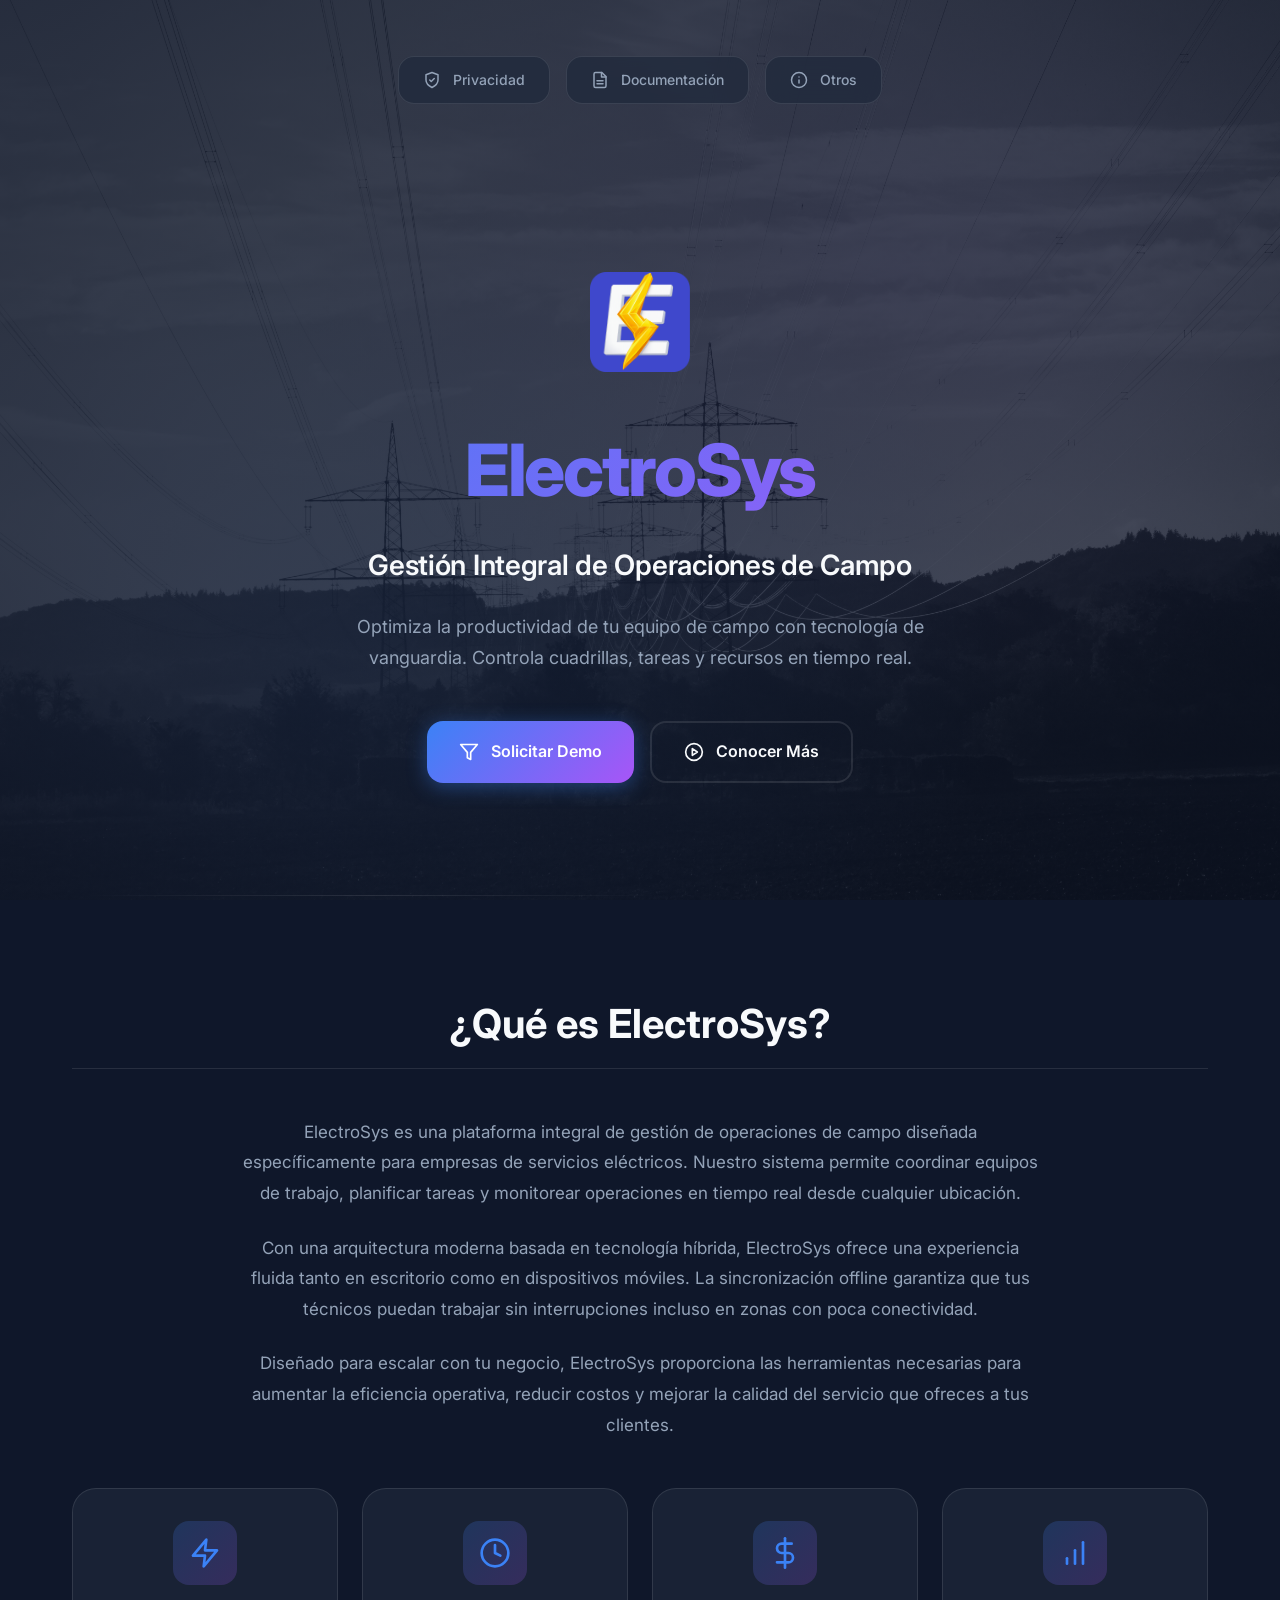
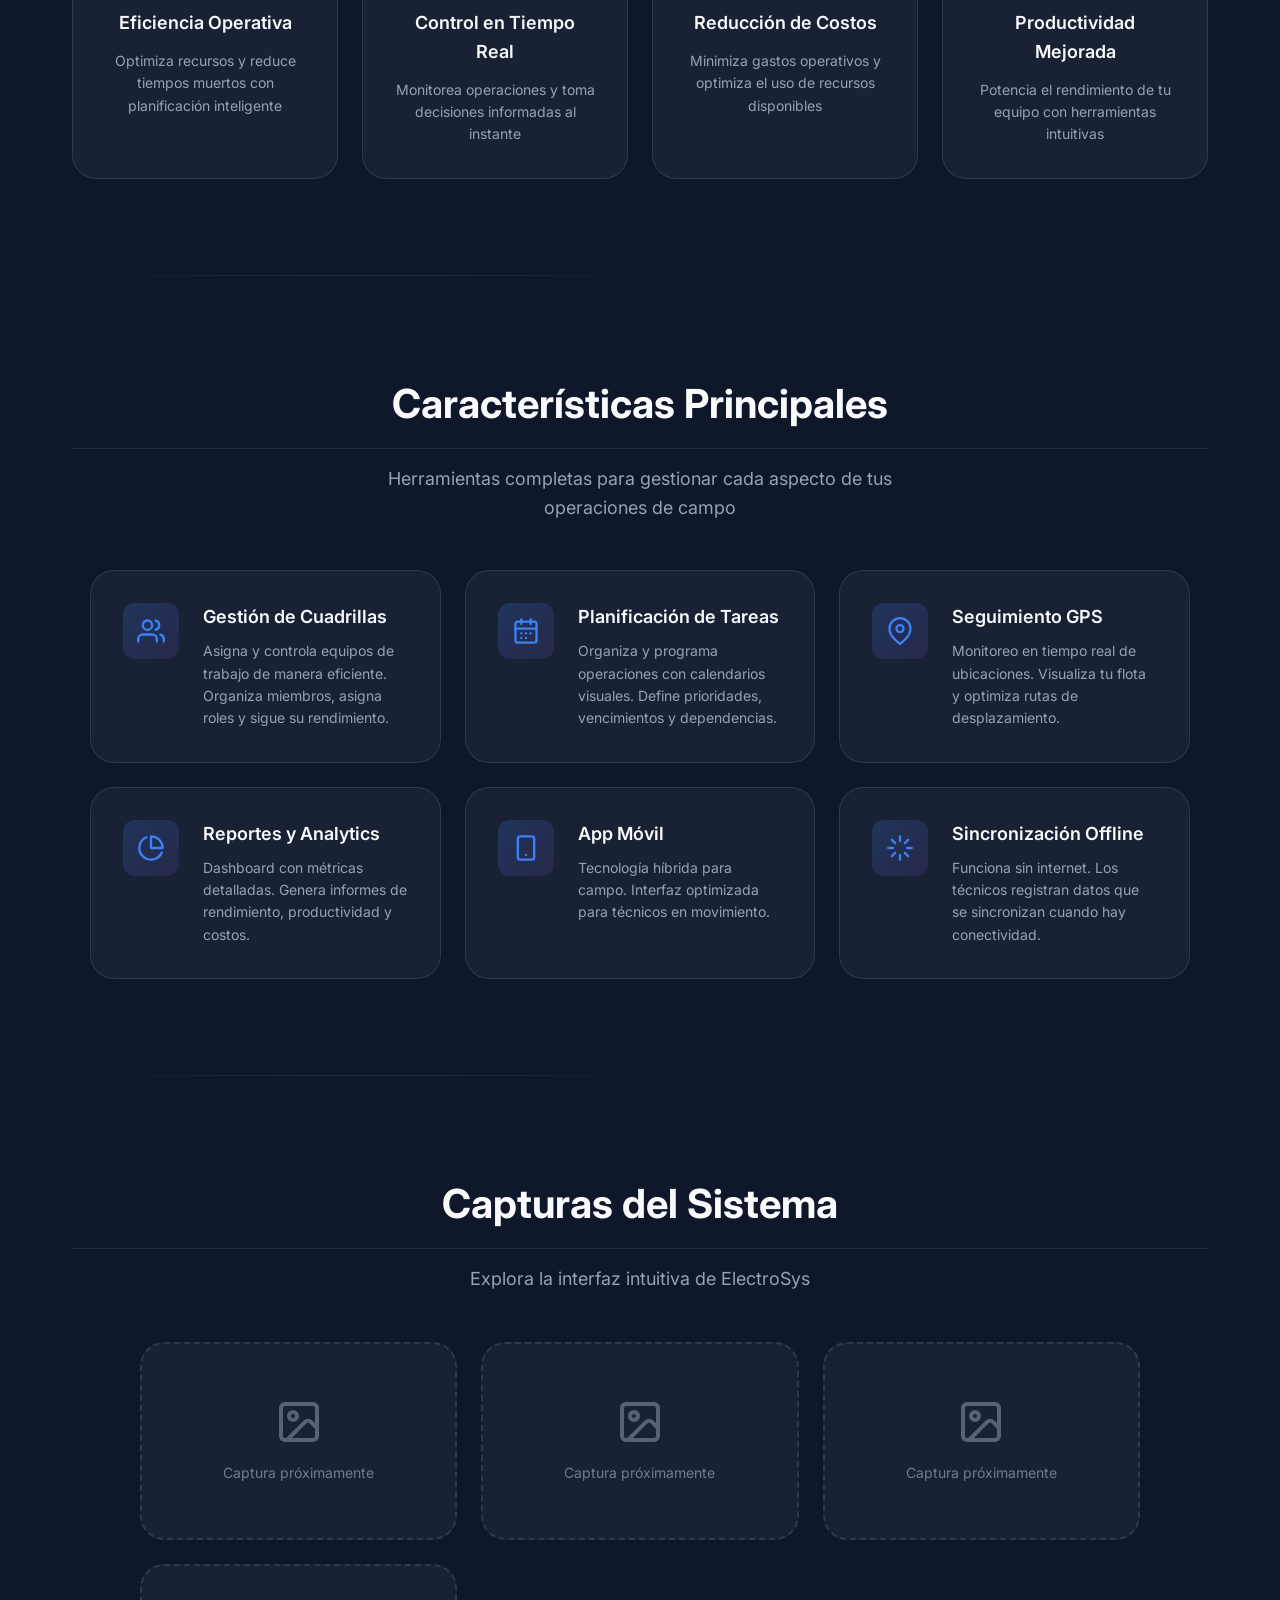
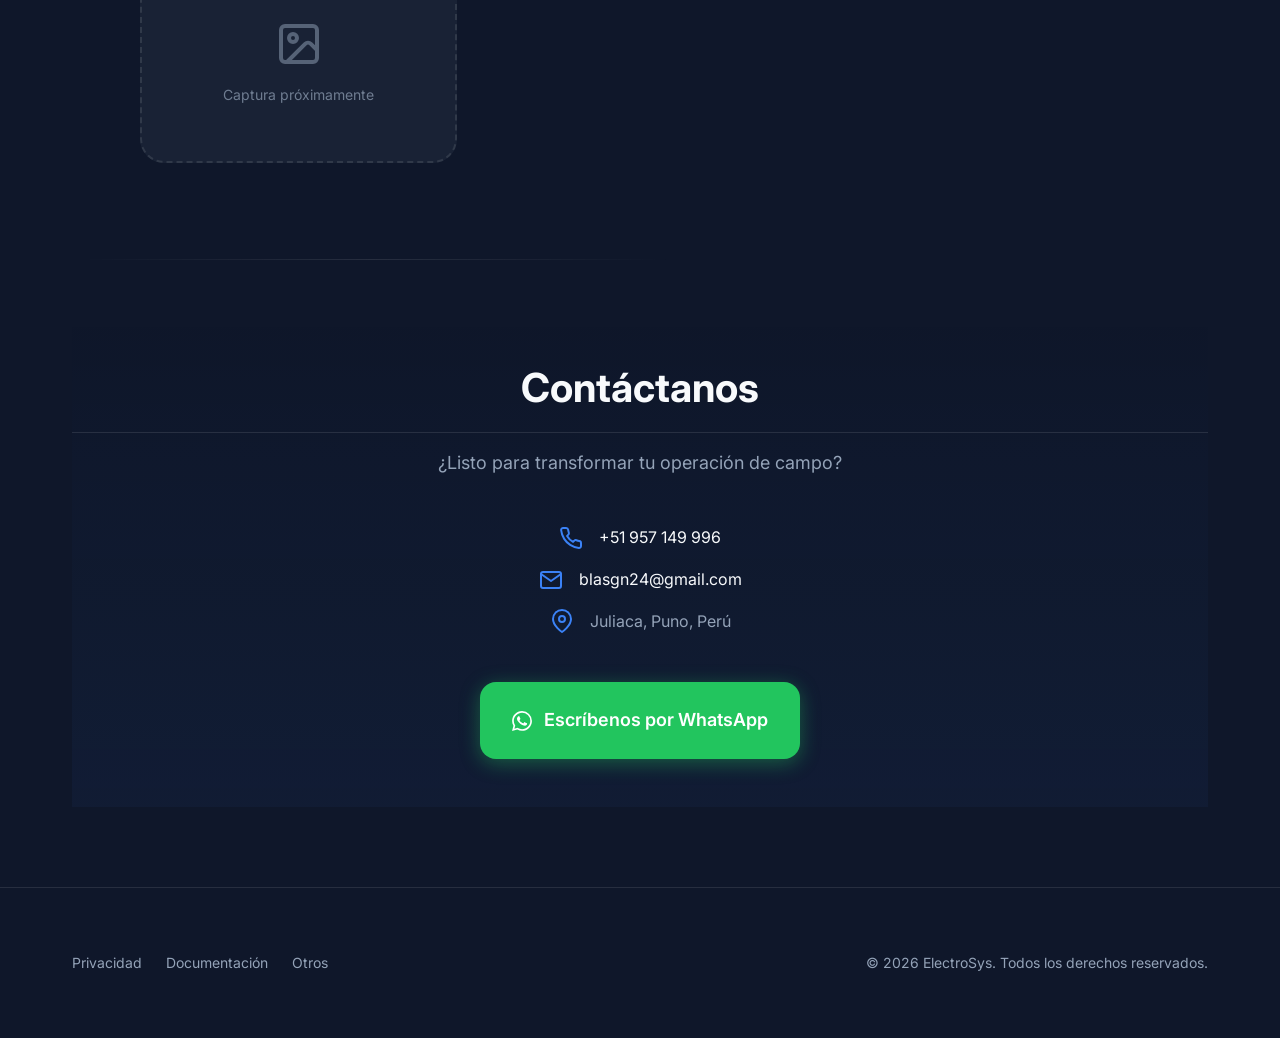
<file: index.html>
<!DOCTYPE html>
<html lang="es">
<head>
    <meta charset="UTF-8">
    <meta name="viewport" content="width=device-width, initial-scale=1.0">
    <meta name="description" content="ElectroSys - Gestión Integral de Operaciones de Campo. Controla cuadrillas, tareas y recursos en tiempo real.">
    <meta name="theme-color" content="#0f172a">
    <meta name="robots" content="index, follow">
    <title>ElectroSys - Gestión Integral de Operaciones de Campo</title>
    <link rel="preconnect" href="https://fonts.googleapis.com">
    <link rel="preconnect" href="https://fonts.gstatic.com" crossorigin>
    <link href="https://fonts.googleapis.com/css2?family=Inter:wght@300;400;500;600;700;800&display=swap" rel="stylesheet">
    <link rel="icon" type="image/png" href="assets/logo.png">
    <link rel="stylesheet" href="css/styles.css">
    <style>
        /* ===================================
           Landing Page Specific Styles
           =================================== */

        /* Background Gradient Effect */
        .landing-bg {
            position: fixed;
            top: 0;
            left: 0;
            width: 100%;
            height: 100%;
            z-index: -1;
            overflow: hidden;
            background-image: url('assets/background.jpg');
            background-size: cover;
            background-position: center;
            background-repeat: no-repeat;
        }

        .landing-bg::before {
            content: '';
            position: absolute;
            top: 0;
            left: 0;
            width: 100%;
            height: 100%;
            background: 
                linear-gradient(135deg, rgba(15, 23, 42, 0.85) 0%, rgba(15, 23, 42, 0.70) 100%),
                radial-gradient(ellipse at 30% 70%, rgba(59, 130, 246, 0.2) 0%, transparent 50%),
                radial-gradient(ellipse at 70% 30%, rgba(168, 85, 247, 0.15) 0%, transparent 50%);
        }

        /* Navigation Cards - Top Bar */
        .nav-cards {
            display: flex;
            justify-content: center;
            gap: var(--space-md);
            padding: var(--space-lg) 0;
            margin-bottom: var(--space-xl);
        }

        .nav-card {
            display: flex;
            align-items: center;
            gap: var(--space-sm);
            padding: var(--space-sm) var(--space-lg);
            background: var(--glass-bg);
            border: 1px solid var(--glass-border);
            border-radius: var(--radius-xl);
            backdrop-filter: blur(12px);
            -webkit-backdrop-filter: blur(12px);
            text-decoration: none;
            color: var(--color-text-secondary);
            font-size: 0.875rem;
            font-weight: 500;
            transition: all var(--transition-base);
        }

        .nav-card:hover {
            transform: translateY(-2px);
            border-color: rgba(255, 255, 255, 0.2);
            color: var(--color-text-primary);
        }

        .nav-card--privacy:hover { border-color: var(--color-privacy); color: var(--color-privacy); }
        .nav-card--docs:hover { border-color: var(--color-docs); color: var(--color-docs); }
        .nav-card--other:hover { border-color: var(--color-other); color: var(--color-other); }

        .nav-card svg {
            width: 18px;
            height: 18px;
        }

        /* Hero Section */
        .hero-landing {
            text-align: center;
            padding: var(--space-2xl) 0 4rem;
        }

        .hero-logo {
            margin-bottom: var(--space-xl);
        }

        .hero-logo img {
            width: 100px;
            height: 100px;
            animation: pulse 3s ease-in-out infinite;
        }

        .hero-title {
            font-size: clamp(2.5rem, 8vw, 4.5rem);
            font-weight: 800;
            background: linear-gradient(135deg, var(--color-secondary) 0%, var(--color-accent) 50%, var(--color-secondary) 100%);
            background-size: 200% auto;
            -webkit-background-clip: text;
            -webkit-text-fill-color: transparent;
            background-clip: text;
            margin-bottom: var(--space-md);
            letter-spacing: -0.03em;
            animation: gradientShift 5s ease infinite;
        }

        @keyframes gradientShift {
            0%, 100% { background-position: 0% center; }
            50% { background-position: 100% center; }
        }

        .hero-subtitle {
            font-size: clamp(1.25rem, 3vw, 1.75rem);
            font-weight: 600;
            color: var(--color-text-primary);
            margin-bottom: var(--space-lg);
            letter-spacing: -0.01em;
        }

        .hero-description {
            font-size: 1.125rem;
            color: var(--color-text-secondary);
            max-width: 650px;
            margin: 0 auto var(--space-2xl);
            line-height: 1.7;
        }

        .hero-buttons {
            display: flex;
            justify-content: center;
            gap: var(--space-md);
            flex-wrap: wrap;
        }

        /* Buttons */
        .btn {
            display: inline-flex;
            align-items: center;
            justify-content: center;
            gap: var(--space-sm);
            padding: var(--space-md) var(--space-xl);
            font-size: 1rem;
            font-weight: 600;
            border-radius: var(--radius-xl);
            text-decoration: none;
            cursor: pointer;
            border: none;
            transition: all var(--transition-base);
            min-width: 180px;
        }

        .btn svg {
            width: 20px;
            height: 20px;
        }

        .btn--primary {
            background: linear-gradient(135deg, var(--color-secondary) 0%, var(--color-accent) 100%);
            color: white;
            box-shadow: 0 4px 20px rgba(59, 130, 246, 0.4);
        }

        .btn--primary:hover {
            transform: translateY(-2px);
            box-shadow: 0 6px 30px rgba(59, 130, 246, 0.5);
        }

        .btn--secondary {
            background: transparent;
            color: var(--color-text-primary);
            border: 2px solid var(--glass-border);
        }

        .btn--secondary:hover {
            border-color: var(--color-secondary);
            background: rgba(59, 130, 246, 0.1);
        }

        .btn--whatsapp {
            background: #22c55e;
            color: white;
            box-shadow: 0 4px 20px rgba(34, 197, 94, 0.4);
            min-width: 280px;
            padding: var(--space-lg) var(--space-xl);
            font-size: 1.125rem;
        }

        .btn--whatsapp:hover {
            transform: translateY(-2px);
            box-shadow: 0 6px 30px rgba(34, 197, 94, 0.5);
            background: #16a34a;
        }

        /* Section Common Styles */
        .section {
            padding: var(--space-2xl) 0;
        }

        .section-header {
            text-align: center;
            margin-bottom: var(--space-2xl);
        }

        .section-title {
            font-size: clamp(1.75rem, 5vw, 2.5rem);
            font-weight: 700;
            color: var(--color-text-primary);
            margin-bottom: var(--space-md);
        }

        .section-subtitle {
            font-size: 1.125rem;
            color: var(--color-text-secondary);
            max-width: 600px;
            margin: 0 auto;
        }

        /* About Section */
        .about-section {
            padding: var(--space-2xl) 0;
        }

        .about-content {
            max-width: 800px;
            margin: 0 auto var(--space-2xl);
            text-align: center;
        }

        .about-content p {
            font-size: 1.0625rem;
            color: var(--color-text-secondary);
            line-height: 1.8;
            margin-bottom: var(--space-lg);
        }

        .about-content p:last-child {
            margin-bottom: 0;
        }

        /* Benefits Grid */
        .benefits-grid {
            display: grid;
            grid-template-columns: repeat(auto-fit, minmax(240px, 1fr));
            gap: var(--space-lg);
        }

        .benefit-card {
            background: var(--glass-bg);
            border: 1px solid var(--glass-border);
            border-radius: var(--radius-2xl);
            padding: var(--space-xl);
            text-align: center;
            backdrop-filter: blur(12px);
            -webkit-backdrop-filter: blur(12px);
            transition: all var(--transition-base);
        }

        .benefit-card:hover {
            transform: translateY(-4px);
            border-color: rgba(255, 255, 255, 0.2);
            box-shadow: var(--shadow-card-hover);
        }

        .benefit-icon {
            width: 64px;
            height: 64px;
            display: flex;
            align-items: center;
            justify-content: center;
            margin: 0 auto var(--space-lg);
            background: linear-gradient(135deg, rgba(59, 130, 246, 0.2) 0%, rgba(168, 85, 247, 0.2) 100%);
            border-radius: var(--radius-xl);
            color: var(--color-secondary);
        }

        .benefit-icon svg {
            width: 32px;
            height: 32px;
        }

        .benefit-title {
            font-size: 1.125rem;
            font-weight: 600;
            color: var(--color-text-primary);
            margin-bottom: var(--space-sm);
        }

        .benefit-description {
            font-size: 0.875rem;
            color: var(--color-text-secondary);
            line-height: 1.6;
        }

        /* Features Grid */
        .features-grid {
            display: grid;
            grid-template-columns: repeat(auto-fit, minmax(320px, 1fr));
            gap: var(--space-lg);
        }

        .feature-card {
            background: var(--glass-bg);
            border: 1px solid var(--glass-border);
            border-radius: var(--radius-2xl);
            padding: var(--space-xl);
            backdrop-filter: blur(12px);
            -webkit-backdrop-filter: blur(12px);
            transition: all var(--transition-base);
            display: flex;
            gap: var(--space-lg);
        }

        .feature-card:hover {
            transform: translateY(-4px);
            border-color: rgba(255, 255, 255, 0.2);
            box-shadow: var(--shadow-card-hover);
        }

        .feature-icon {
            flex-shrink: 0;
            width: 56px;
            height: 56px;
            display: flex;
            align-items: center;
            justify-content: center;
            background: linear-gradient(135deg, rgba(59, 130, 246, 0.2) 0%, rgba(168, 85, 247, 0.1) 100%);
            border-radius: var(--radius-lg);
            color: var(--color-secondary);
        }

        .feature-icon svg {
            width: 28px;
            height: 28px;
        }

        .feature-content {
            flex: 1;
        }

        .feature-title {
            font-size: 1.125rem;
            font-weight: 600;
            color: var(--color-text-primary);
            margin-bottom: var(--space-xs);
        }

        .feature-description {
            font-size: 0.875rem;
            color: var(--color-text-secondary);
            line-height: 1.6;
        }

        /* Screenshots Section */
        .screenshots-grid {
            display: grid;
            grid-template-columns: repeat(auto-fit, minmax(280px, 1fr));
            gap: var(--space-lg);
        }

        .screenshot-card {
            aspect-ratio: 16 / 10;
            background: var(--glass-bg);
            border: 2px dashed var(--glass-border);
            border-radius: var(--radius-2xl);
            display: flex;
            flex-direction: column;
            align-items: center;
            justify-content: center;
            gap: var(--space-md);
            color: var(--color-text-secondary);
            transition: all var(--transition-base);
        }

        .screenshot-card:hover {
            border-color: var(--color-secondary);
            background: rgba(59, 130, 246, 0.05);
        }

        .screenshot-card svg {
            width: 48px;
            height: 48px;
            opacity: 0.5;
        }

        .screenshot-card span {
            font-size: 0.875rem;
            opacity: 0.7;
        }

        /* Contact Section */
        .contact-section {
            background: linear-gradient(180deg, transparent 0%, rgba(59, 130, 246, 0.05) 100%);
        }

        .contact-content {
            max-width: 600px;
            margin: 0 auto;
            text-align: center;
        }

        .contact-info {
            display: flex;
            flex-direction: column;
            gap: var(--space-md);
            margin: var(--space-2xl) 0;
        }

        .contact-item {
            display: flex;
            align-items: center;
            justify-content: center;
            gap: var(--space-md);
            color: var(--color-text-secondary);
            font-size: 1rem;
        }

        .contact-item svg {
            width: 24px;
            height: 24px;
            color: var(--color-secondary);
        }

        .contact-item a {
            color: var(--color-text-primary);
            text-decoration: none;
            transition: color var(--transition-fast);
        }

        .contact-item a:hover {
            color: var(--color-secondary);
        }

        /* Footer */
        .footer-landing {
            border-top: 1px solid var(--glass-border);
            padding: var(--space-xl) 0;
            margin-top: var(--space-2xl);
        }

        .footer-content {
            display: flex;
            justify-content: space-between;
            align-items: center;
            flex-wrap: wrap;
            gap: var(--space-md);
        }

        .footer-links {
            display: flex;
            gap: var(--space-lg);
        }

        .footer-links a {
            color: var(--color-text-secondary);
            text-decoration: none;
            font-size: 0.875rem;
            transition: color var(--transition-fast);
        }

        .footer-links a:hover {
            color: var(--color-secondary);
        }

        .footer-copyright {
            color: var(--color-text-secondary);
            font-size: 0.875rem;
        }

        /* Divider */
        .section-divider {
            height: 1px;
            background: linear-gradient(90deg, transparent, var(--glass-border), transparent);
            margin: var(--space-2xl) 0;
        }

        /* Responsive */
        @media (max-width: 768px) {
            .nav-cards {
                flex-wrap: wrap;
            }

            .hero-landing {
                padding: var(--space-xl) 0 3rem;
            }

            .hero-buttons {
                flex-direction: column;
                align-items: center;
            }

            .btn {
                width: 100%;
                max-width: 300px;
            }

            .features-grid {
                grid-template-columns: 1fr;
            }

            .feature-card {
                flex-direction: column;
                text-align: center;
            }

            .footer-content {
                flex-direction: column;
                text-align: center;
            }
        }

        @media (max-width: 480px) {
            .benefits-grid {
                grid-template-columns: 1fr;
            }

            .screenshots-grid {
                grid-template-columns: 1fr;
            }
        }
    </style>
</head>
<body>
    <!-- Background Effect -->
    <div class="landing-bg"></div>

    <!-- Navigation Cards -->
    <nav class="container">
        <div class="nav-cards">
            <a href="privacy.html" class="nav-card nav-card--privacy">
                <svg xmlns="http://www.w3.org/2000/svg" width="24" height="24" viewBox="0 0 24 24" fill="none" stroke="currentColor" stroke-width="2" stroke-linecap="round" stroke-linejoin="round">
                    <path d="M12 22s8-4 8-10V5l-8-3-8 3v7c0 6 8 10 8 10z"/>
                    <path d="m9 12 2 2 4-4"/>
                </svg>
                Privacidad
            </a>
            <a href="docs.html" class="nav-card nav-card--docs">
                <svg xmlns="http://www.w3.org/2000/svg" width="24" height="24" viewBox="0 0 24 24" fill="none" stroke="currentColor" stroke-width="2" stroke-linecap="round" stroke-linejoin="round">
                    <path d="M14.5 2H6a2 2 0 0 0-2 2v16a2 2 0 0 0 2 2h12a2 2 0 0 0 2-2V7.5L14.5 2z"/>
                    <polyline points="14 2 14 8 20 8"/>
                    <line x1="16" y1="13" x2="8" y2="13"/>
                    <line x1="16" y1="17" x2="8" y2="17"/>
                </svg>
                Documentación
            </a>
            <a href="other.html" class="nav-card nav-card--other">
                <svg xmlns="http://www.w3.org/2000/svg" width="24" height="24" viewBox="0 0 24 24" fill="none" stroke="currentColor" stroke-width="2" stroke-linecap="round" stroke-linejoin="round">
                    <circle cx="12" cy="12" r="10"/>
                    <path d="M12 16v-4"/>
                    <path d="M12 8h.01"/>
                </svg>
                Otros
            </a>
        </div>
    </nav>

    <main class="container">
        <!-- HERO SECTION -->
        <section class="hero-landing">
            <div class="hero-logo">
                <img src="assets/logo.png" alt="ElectroSys Logo" width="100" height="100">
            </div>
            <h1 class="hero-title">ElectroSys</h1>
            <p class="hero-subtitle">Gestión Integral de Operaciones de Campo</p>
            <p class="hero-description">
                Optimiza la productividad de tu equipo de campo con tecnología de vanguardia. 
                Controla cuadrillas, tareas y recursos en tiempo real.
            </p>
            <div class="hero-buttons">
                <a href="#contacto" class="btn btn--primary">
                    <svg xmlns="http://www.w3.org/2000/svg" width="24" height="24" viewBox="0 0 24 24" fill="none" stroke="currentColor" stroke-width="2" stroke-linecap="round" stroke-linejoin="round">
                        <polygon points="22 3 2 3 10 12.46 10 19 14 21 14 12.46 22 3"/>
                    </svg>
                    Solicitar Demo
                </a>
                <a href="#caracteristicas" class="btn btn--secondary">
                    <svg xmlns="http://www.w3.org/2000/svg" width="24" height="24" viewBox="0 0 24 24" fill="none" stroke="currentColor" stroke-width="2" stroke-linecap="round" stroke-linejoin="round">
                        <circle cx="12" cy="12" r="10"/>
                        <polygon points="10 8 16 12 10 16 10 8"/>
                    </svg>
                    Conocer Más
                </a>
            </div>
        </section>

        <div class="section-divider"></div>

        <!-- SOBRE EL SISTEMA -->
        <section class="about-section" id="sobre">
            <div class="section-header">
                <h2 class="section-title">¿Qué es ElectroSys?</h2>
            </div>
            <div class="about-content">
                <p>
                    ElectroSys es una plataforma integral de gestión de operaciones de campo diseñada específicamente 
                    para empresas de servicios eléctricos. Nuestro sistema permite coordinar equipos de trabajo, 
                    planificar tareas y monitorear operaciones en tiempo real desde cualquier ubicación.
                </p>
                <p>
                    Con una arquitectura moderna basada en tecnología híbrida, ElectroSys ofrece una experiencia 
                    fluida tanto en escritorio como en dispositivos móviles. La sincronización offline garantiza 
                    que tus técnicos puedan trabajar sin interrupciones incluso en zonas con poca conectividad.
                </p>
                <p>
                    Diseñado para escalar con tu negocio, ElectroSys proporciona las herramientas necesarias 
                    para aumentar la eficiencia operativa, reducir costos y mejorar la calidad del servicio 
                    que ofreces a tus clientes.
                </p>
            </div>

            <div class="benefits-grid">
                <div class="benefit-card">
                    <div class="benefit-icon">
                        <svg xmlns="http://www.w3.org/2000/svg" width="24" height="24" viewBox="0 0 24 24" fill="none" stroke="currentColor" stroke-width="2" stroke-linecap="round" stroke-linejoin="round">
                            <path d="M13 2 3 14h9l-1 8 10-12h-9l1-8z"/>
                        </svg>
                    </div>
                    <h3 class="benefit-title">Eficiencia Operativa</h3>
                    <p class="benefit-description">Optimiza recursos y reduce tiempos muertos con planificación inteligente</p>
                </div>
                <div class="benefit-card">
                    <div class="benefit-icon">
                        <svg xmlns="http://www.w3.org/2000/svg" width="24" height="24" viewBox="0 0 24 24" fill="none" stroke="currentColor" stroke-width="2" stroke-linecap="round" stroke-linejoin="round">
                            <circle cx="12" cy="12" r="10"/>
                            <polyline points="12 6 12 12 16 14"/>
                        </svg>
                    </div>
                    <h3 class="benefit-title">Control en Tiempo Real</h3>
                    <p class="benefit-description">Monitorea operaciones y toma decisiones informadas al instante</p>
                </div>
                <div class="benefit-card">
                    <div class="benefit-icon">
                        <svg xmlns="http://www.w3.org/2000/svg" width="24" height="24" viewBox="0 0 24 24" fill="none" stroke="currentColor" stroke-width="2" stroke-linecap="round" stroke-linejoin="round">
                            <line x1="12" y1="1" x2="12" y2="23"/>
                            <path d="M17 5H9.5a3.5 3.5 0 0 0 0 7h5a3.5 3.5 0 0 1 0 7H6"/>
                        </svg>
                    </div>
                    <h3 class="benefit-title">Reducción de Costos</h3>
                    <p class="benefit-description">Minimiza gastos operativos y optimiza el uso de recursos disponibles</p>
                </div>
                <div class="benefit-card">
                    <div class="benefit-icon">
                        <svg xmlns="http://www.w3.org/2000/svg" width="24" height="24" viewBox="0 0 24 24" fill="none" stroke="currentColor" stroke-width="2" stroke-linecap="round" stroke-linejoin="round">
                            <path d="M12 20V10"/>
                            <path d="M18 20V4"/>
                            <path d="M6 20v-4"/>
                        </svg>
                    </div>
                    <h3 class="benefit-title">Productividad Mejorada</h3>
                    <p class="benefit-description">Potencia el rendimiento de tu equipo con herramientas intuitivas</p>
                </div>
            </div>
        </section>

        <div class="section-divider"></div>

        <!-- CARACTERÍSTICAS -->
        <section class="section" id="caracteristicas">
            <div class="section-header">
                <h2 class="section-title">Características Principales</h2>
                <p class="section-subtitle">Herramientas completas para gestionar cada aspecto de tus operaciones de campo</p>
            </div>

            <div class="features-grid">
                <div class="feature-card">
                    <div class="feature-icon">
                        <svg xmlns="http://www.w3.org/2000/svg" width="24" height="24" viewBox="0 0 24 24" fill="none" stroke="currentColor" stroke-width="2" stroke-linecap="round" stroke-linejoin="round">
                            <path d="M17 21v-2a4 4 0 0 0-4-4H5a4 4 0 0 0-4 4v2"/>
                            <circle cx="9" cy="7" r="4"/>
                            <path d="M23 21v-2a4 4 0 0 0-3-3.87"/>
                            <path d="M16 3.13a4 4 0 0 1 0 7.75"/>
                        </svg>
                    </div>
                    <div class="feature-content">
                        <h3 class="feature-title">Gestión de Cuadrillas</h3>
                        <p class="feature-description">Asigna y controla equipos de trabajo de manera eficiente. Organiza miembros, asigna roles y sigue su rendimiento.</p>
                    </div>
                </div>

                <div class="feature-card">
                    <div class="feature-icon">
                        <svg xmlns="http://www.w3.org/2000/svg" width="24" height="24" viewBox="0 0 24 24" fill="none" stroke="currentColor" stroke-width="2" stroke-linecap="round" stroke-linejoin="round">
                            <rect x="3" y="4" width="18" height="18" rx="2" ry="2"/>
                            <line x1="16" y1="2" x2="16" y2="6"/>
                            <line x1="8" y1="2" x2="8" y2="6"/>
                            <line x1="3" y1="10" x2="21" y2="10"/>
                            <path d="M8 14h.01"/>
                            <path d="M12 14h.01"/>
                            <path d="M16 14h.01"/>
                            <path d="M8 18h.01"/>
                            <path d="M12 18h.01"/>
                        </svg>
                    </div>
                    <div class="feature-content">
                        <h3 class="feature-title">Planificación de Tareas</h3>
                        <p class="feature-description">Organiza y programa operaciones con calendarios visuales. Define prioridades, vencimientos y dependencias.</p>
                    </div>
                </div>

                <div class="feature-card">
                    <div class="feature-icon">
                        <svg xmlns="http://www.w3.org/2000/svg" width="24" height="24" viewBox="0 0 24 24" fill="none" stroke="currentColor" stroke-width="2" stroke-linecap="round" stroke-linejoin="round">
                            <path d="M21 10c0 7-9 13-9 13s-9-6-9-13a9 9 0 0 1 18 0z"/>
                            <circle cx="12" cy="10" r="3"/>
                        </svg>
                    </div>
                    <div class="feature-content">
                        <h3 class="feature-title">Seguimiento GPS</h3>
                        <p class="feature-description">Monitoreo en tiempo real de ubicaciones. Visualiza tu flota y optimiza rutas de desplazamiento.</p>
                    </div>
                </div>

                <div class="feature-card">
                    <div class="feature-icon">
                        <svg xmlns="http://www.w3.org/2000/svg" width="24" height="24" viewBox="0 0 24 24" fill="none" stroke="currentColor" stroke-width="2" stroke-linecap="round" stroke-linejoin="round">
                            <path d="M21.21 15.89A10 10 0 1 1 8 2.83"/>
                            <path d="M22 12A10 10 0 0 0 12 2v10z"/>
                        </svg>
                    </div>
                    <div class="feature-content">
                        <h3 class="feature-title">Reportes y Analytics</h3>
                        <p class="feature-description">Dashboard con métricas detalladas. Genera informes de rendimiento, productividad y costos.</p>
                    </div>
                </div>

                <div class="feature-card">
                    <div class="feature-icon">
                        <svg xmlns="http://www.w3.org/2000/svg" width="24" height="24" viewBox="0 0 24 24" fill="none" stroke="currentColor" stroke-width="2" stroke-linecap="round" stroke-linejoin="round">
                            <rect x="5" y="2" width="14" height="20" rx="2" ry="2"/>
                            <line x1="12" y1="18" x2="12.01" y2="18"/>
                        </svg>
                    </div>
                    <div class="feature-content">
                        <h3 class="feature-title">App Móvil</h3>
                        <p class="feature-description">Tecnología híbrida para campo. Interfaz optimizada para técnicos en movimiento.</p>
                    </div>
                </div>

                <div class="feature-card">
                    <div class="feature-icon">
                        <svg xmlns="http://www.w3.org/2000/svg" width="24" height="24" viewBox="0 0 24 24" fill="none" stroke="currentColor" stroke-width="2" stroke-linecap="round" stroke-linejoin="round">
                            <path d="M12 2v4"/>
                            <path d="m16.24 7.76 2.83-2.83"/>
                            <path d="M22 12h-4"/>
                            <path d="m16.24 16.24 2.83 2.83"/>
                            <path d="M12 22v-4"/>
                            <path d="m7.76 16.24-2.83 2.83"/>
                            <path d="M2 12h4"/>
                            <path d="m7.76 7.76-2.83-2.83"/>
                        </svg>
                    </div>
                    <div class="feature-content">
                        <h3 class="feature-title">Sincronización Offline</h3>
                        <p class="feature-description">Funciona sin internet. Los técnicos registran datos que se sincronizan cuando hay conectividad.</p>
                    </div>
                </div>
            </div>
        </section>

        <div class="section-divider"></div>

        <!-- CAPTURAS -->
        <section class="section" id="capturas">
            <div class="section-header">
                <h2 class="section-title">Capturas del Sistema</h2>
                <p class="section-subtitle">Explora la interfaz intuitiva de ElectroSys</p>
            </div>

            <div class="screenshots-grid">
                <div class="screenshot-card">
                    <svg xmlns="http://www.w3.org/2000/svg" width="24" height="24" viewBox="0 0 24 24" fill="none" stroke="currentColor" stroke-width="2" stroke-linecap="round" stroke-linejoin="round">
                        <rect x="3" y="3" width="18" height="18" rx="2" ry="2"/>
                        <circle cx="9" cy="9" r="2"/>
                        <path d="m21 15-3.086-3.086a2 2 0 0 0-2.828 0L6 21"/>
                    </svg>
                    <span>Captura próximamente</span>
                </div>
                <div class="screenshot-card">
                    <svg xmlns="http://www.w3.org/2000/svg" width="24" height="24" viewBox="0 0 24 24" fill="none" stroke="currentColor" stroke-width="2" stroke-linecap="round" stroke-linejoin="round">
                        <rect x="3" y="3" width="18" height="18" rx="2" ry="2"/>
                        <circle cx="9" cy="9" r="2"/>
                        <path d="m21 15-3.086-3.086a2 2 0 0 0-2.828 0L6 21"/>
                    </svg>
                    <span>Captura próximamente</span>
                </div>
                <div class="screenshot-card">
                    <svg xmlns="http://www.w3.org/2000/svg" width="24" height="24" viewBox="0 0 24 24" fill="none" stroke="currentColor" stroke-width="2" stroke-linecap="round" stroke-linejoin="round">
                        <rect x="3" y="3" width="18" height="18" rx="2" ry="2"/>
                        <circle cx="9" cy="9" r="2"/>
                        <path d="m21 15-3.086-3.086a2 2 0 0 0-2.828 0L6 21"/>
                    </svg>
                    <span>Captura próximamente</span>
                </div>
                <div class="screenshot-card">
                    <svg xmlns="http://www.w3.org/2000/svg" width="24" height="24" viewBox="0 0 24 24" fill="none" stroke="currentColor" stroke-width="2" stroke-linecap="round" stroke-linejoin="round">
                        <rect x="3" y="3" width="18" height="18" rx="2" ry="2"/>
                        <circle cx="9" cy="9" r="2"/>
                        <path d="m21 15-3.086-3.086a2 2 0 0 0-2.828 0L6 21"/>
                    </svg>
                    <span>Captura próximamente</span>
                </div>
            </div>
        </section>

        <div class="section-divider"></div>

        <!-- CONTACTO -->
        <section class="section contact-section" id="contacto">
            <div class="section-header">
                <h2 class="section-title">Contáctanos</h2>
                <p class="section-subtitle">¿Listo para transformar tu operación de campo?</p>
            </div>

            <div class="contact-content">
                <div class="contact-info">
                    <div class="contact-item">
                        <svg xmlns="http://www.w3.org/2000/svg" width="24" height="24" viewBox="0 0 24 24" fill="none" stroke="currentColor" stroke-width="2" stroke-linecap="round" stroke-linejoin="round">
                            <path d="M22 16.92v3a2 2 0 0 1-2.18 2 19.79 19.79 0 0 1-8.63-3.07 19.5 19.5 0 0 1-6-6 19.79 19.79 0 0 1-3.07-8.67A2 2 0 0 1 4.11 2h3a2 2 0 0 1 2 1.72 12.84 12.84 0 0 0 .7 2.81 2 2 0 0 1-.45 2.11L8.09 9.91a16 16 0 0 0 6 6l1.27-1.27a2 2 0 0 1 2.11-.45 12.84 12.84 0 0 0 2.81.7A2 2 0 0 1 22 16.92z"/>
                        </svg>
                        <a href="https://wa.me/51957149996" target="_blank">+51 957 149 996</a>
                    </div>
                    <div class="contact-item">
                        <svg xmlns="http://www.w3.org/2000/svg" width="24" height="24" viewBox="0 0 24 24" fill="none" stroke="currentColor" stroke-width="2" stroke-linecap="round" stroke-linejoin="round">
                            <path d="M4 4h16c1.1 0 2 .9 2 2v12c0 1.1-.9 2-2 2H4c-1.1 0-2-.9-2-2V6c0-1.1.9-2 2-2z"/>
                            <polyline points="22,6 12,13 2,6"/>
                        </svg>
                        <a href="mailto:blasgn24@gmail.com">blasgn24@gmail.com</a>
                    </div>
                    <div class="contact-item">
                        <svg xmlns="http://www.w3.org/2000/svg" width="24" height="24" viewBox="0 0 24 24" fill="none" stroke="currentColor" stroke-width="2" stroke-linecap="round" stroke-linejoin="round">
                            <path d="M21 10c0 7-9 13-9 13s-9-6-9-13a9 9 0 0 1 18 0z"/>
                            <circle cx="12" cy="10" r="3"/>
                        </svg>
                        <span>Juliaca, Puno, Perú</span>
                    </div>
                </div>

                <a href="https://wa.me/51957149996" target="_blank" class="btn btn--whatsapp">
                    <svg xmlns="http://www.w3.org/2000/svg" width="24" height="24" viewBox="0 0 24 24" fill="currentColor">
                        <path d="M17.472 14.382c-.297-.149-1.758-.867-2.03-.967-.273-.099-.471-.148-.67.15-.197.297-.767.966-.94 1.164-.173.199-.347.223-.644.075-.297-.15-1.255-.463-2.39-1.475-.883-.788-1.48-1.761-1.653-2.059-.173-.297-.018-.458.13-.606.134-.133.298-.347.446-.52.149-.174.198-.298.298-.497.099-.198.05-.371-.025-.52-.075-.149-.669-1.612-.916-2.207-.242-.579-.487-.5-.669-.51-.173-.008-.371-.01-.57-.01-.198 0-.52.074-.792.372-.272.297-1.04 1.016-1.04 2.479 0 1.462 1.065 2.875 1.213 3.074.149.198 2.096 3.2 5.077 4.487.709.306 1.262.489 1.694.625.712.227 1.36.195 1.871.118.571-.085 1.758-.719 2.006-1.413.248-.694.248-1.289.173-1.413-.074-.124-.272-.198-.57-.347m-5.421 7.403h-.004a9.87 9.87 0 01-5.031-1.378l-.361-.214-3.741.982.998-3.648-.235-.374a9.86 9.86 0 01-1.51-5.26c.001-5.45 4.436-9.884 9.888-9.884 2.64 0 5.122 1.03 6.988 2.898a9.825 9.825 0 012.893 6.994c-.003 5.45-4.437 9.884-9.885 9.884m8.413-18.297A11.815 11.815 0 0012.05 0C5.495 0 .16 5.335.157 11.892c0 2.096.547 4.142 1.588 5.945L.057 24l6.305-1.654a11.882 11.882 0 005.683 1.448h.005c6.554 0 11.89-5.335 11.893-11.893a11.821 11.821 0 00-3.48-8.413z"/>
                    </svg>
                    Escríbenos por WhatsApp
                </a>
            </div>
        </section>
    </main>

    <!-- FOOTER -->
    <footer class="footer-landing">
        <div class="container">
            <div class="footer-content">
                <div class="footer-links">
                    <a href="privacy.html">Privacidad</a>
                    <a href="docs.html">Documentación</a>
                    <a href="other.html">Otros</a>
                </div>
                <p class="footer-copyright">© 2026 ElectroSys. Todos los derechos reservados.</p>
            </div>
        </div>
    </footer>

    <script src="js/main.js"></script>
</body>
</html>
</file>
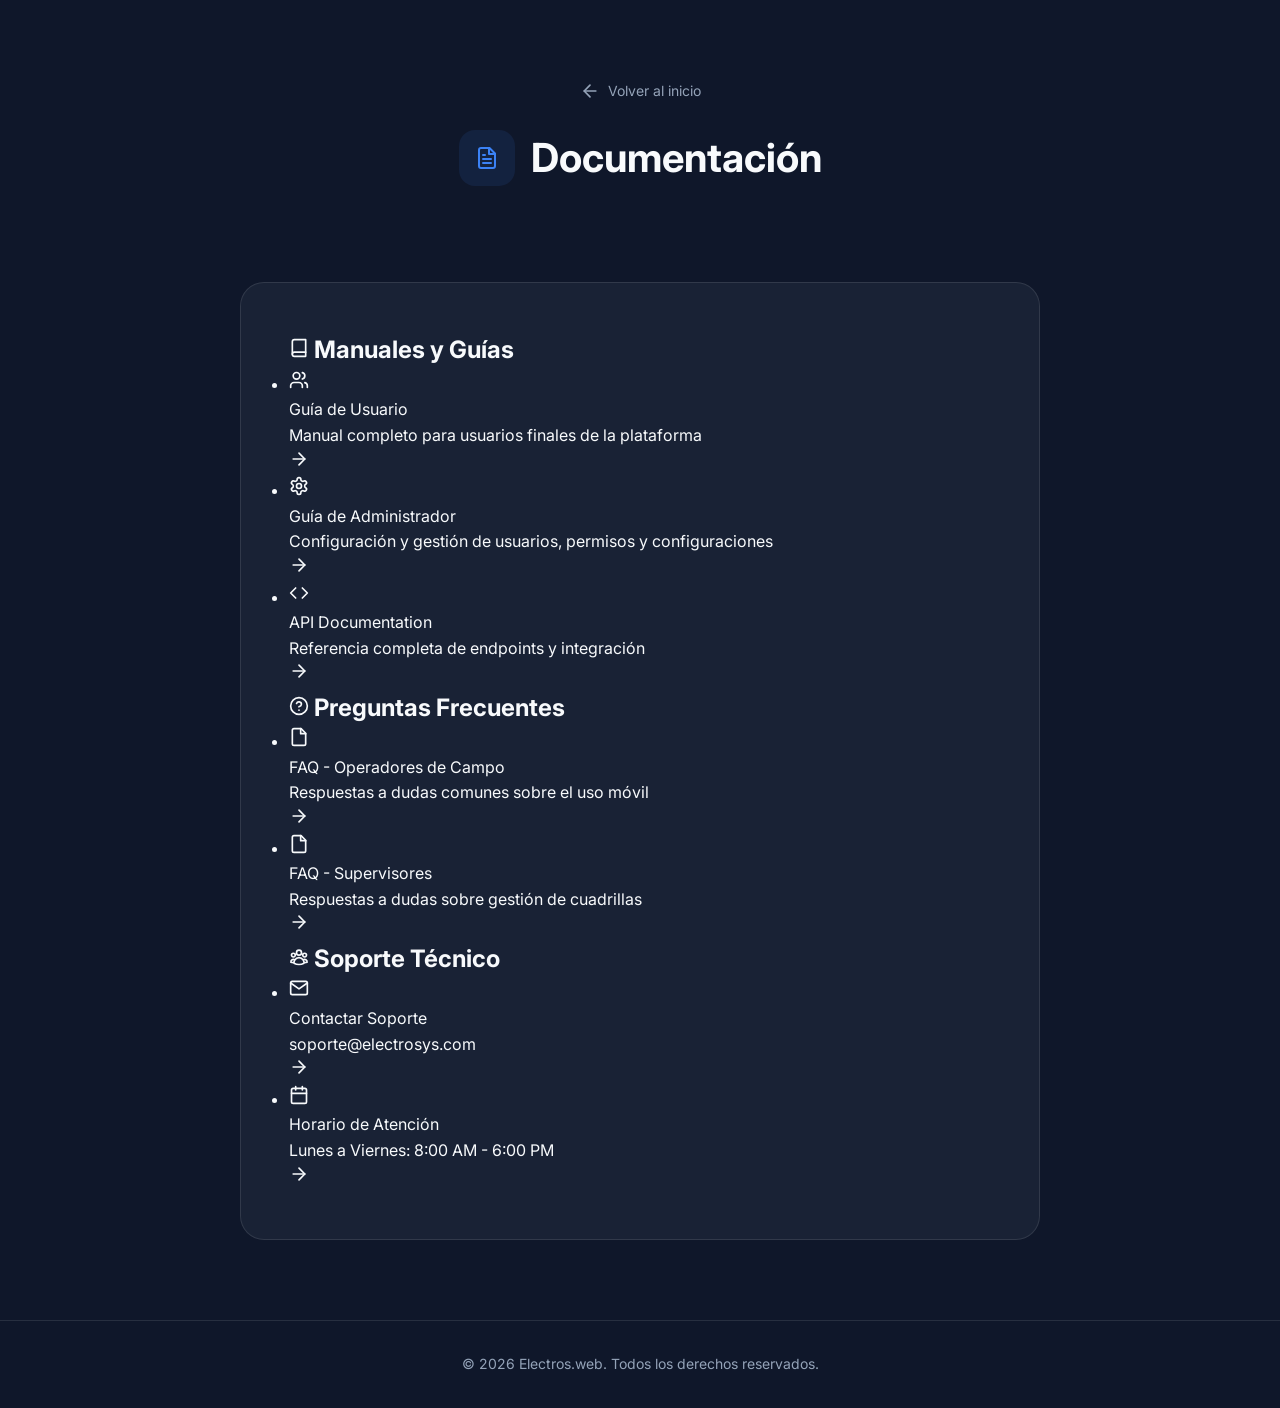
<file: docs.html>
<!DOCTYPE html>
<html lang="es">
<head>
    <meta charset="UTF-8">
    <meta name="viewport" content="width=device-width, initial-scale=1.0">
    <meta name="description" content="Documentación - Electros.web">
    <meta name="theme-color" content="#0f172a">
    <meta name="robots" content="noindex, nofollow">
    <title>Documentación - Electros.web</title>
    <link rel="preconnect" href="https://fonts.googleapis.com">
    <link rel="preconnect" href="https://fonts.gstatic.com" crossorigin>
    <link href="https://fonts.googleapis.com/css2?family=Inter:wght@300;400;500;600;700&display=swap" rel="stylesheet">
    <link rel="icon" type="image/png" href="assets/logo.png">
    <link rel="stylesheet" href="css/styles.css">
</head>
<body class="page-docs">
    <main class="container">
        <header class="page-header">
            <a href="index.html" class="back-link">
                <svg xmlns="http://www.w3.org/2000/svg" width="20" height="20" viewBox="0 0 24 24" fill="none" stroke="currentColor" stroke-width="2" stroke-linecap="round" stroke-linejoin="round">
                    <path d="m12 19-7-7 7-7"/>
                    <path d="M19 12H5"/>
                </svg>
                Volver al inicio
            </a>
            <h1 class="page-title">
                <span class="page-title-icon">
                    <svg xmlns="http://www.w3.org/2000/svg" width="24" height="24" viewBox="0 0 24 24" fill="none" stroke="currentColor" stroke-width="2" stroke-linecap="round" stroke-linejoin="round">
                        <path d="M14.5 2H6a2 2 0 0 0-2 2v16a2 2 0 0 0 2 2h12a2 2 0 0 0 2-2V7.5L14.5 2z"/>
                        <polyline points="14 2 14 8 20 8"/>
                        <line x1="16" y1="13" x2="8" y2="13"/>
                        <line x1="16" y1="17" x2="8" y2="17"/>
                        <line x1="10" y1="9" x2="8" y2="9"/>
                    </svg>
                </span>
                Documentación
            </h1>
        </header>

        <div class="content-page">
            <article class="content-card reveal">
                <div class="doc-category">
                    <h2 class="doc-category-title">
                        <svg xmlns="http://www.w3.org/2000/svg" width="20" height="20" viewBox="0 0 24 24" fill="none" stroke="currentColor" stroke-width="2" stroke-linecap="round" stroke-linejoin="round">
                            <path d="M4 19.5A2.5 2.5 0 0 1 6.5 17H20"/>
                            <path d="M6.5 2H20v20H6.5A2.5 2.5 0 0 1 4 19.5v-15A2.5 2.5 0 0 1 6.5 2z"/>
                        </svg>
                        Manuales y Guías
                    </h2>
                    <ul class="doc-list">
                        <li class="doc-item">
                            <div class="doc-icon">
                                <svg xmlns="http://www.w3.org/2000/svg" width="20" height="20" viewBox="0 0 24 24" fill="none" stroke="currentColor" stroke-width="2" stroke-linecap="round" stroke-linejoin="round">
                                    <path d="M16 21v-2a4 4 0 0 0-4-4H6a4 4 0 0 0-4 4v2"/>
                                    <circle cx="9" cy="7" r="4"/>
                                    <path d="M22 21v-2a4 4 0 0 0-3-3.87"/>
                                    <path d="M16 3.13a4 4 0 0 1 0 7.75"/>
                                </svg>
                            </div>
                            <div class="doc-info">
                                <div class="doc-title">Guía de Usuario</div>
                                <div class="doc-description">Manual completo para usuarios finales de la plataforma</div>
                            </div>
                            <div class="doc-arrow">
                                <svg xmlns="http://www.w3.org/2000/svg" width="20" height="20" viewBox="0 0 24 24" fill="none" stroke="currentColor" stroke-width="2" stroke-linecap="round" stroke-linejoin="round">
                                    <path d="M5 12h14"/>
                                    <path d="m12 5 7 7-7 7"/>
                                </svg>
                            </div>
                        </li>
                        <li class="doc-item">
                            <div class="doc-icon">
                                <svg xmlns="http://www.w3.org/2000/svg" width="20" height="20" viewBox="0 0 24 24" fill="none" stroke="currentColor" stroke-width="2" stroke-linecap="round" stroke-linejoin="round">
                                    <path d="M12.22 2h-.44a2 2 0 0 0-2 2v.18a2 2 0 0 1-1 1.73l-.43.25a2 2 0 0 1-2 0l-.15-.08a2 2 0 0 0-2.73.73l-.22.38a2 2 0 0 0 .73 2.73l.15.1a2 2 0 0 1 1 1.72v.51a2 2 0 0 1-1 1.74l-.15.09a2 2 0 0 0-.73 2.73l.22.38a2 2 0 0 0 2.73.73l.15-.08a2 2 0 0 1 2 0l.43.25a2 2 0 0 1 1 1.73V20a2 2 0 0 0 2 2h.44a2 2 0 0 0 2-2v-.18a2 2 0 0 1 1-1.73l.43-.25a2 2 0 0 1 2 0l.15.08a2 2 0 0 0 2.73-.73l.22-.39a2 2 0 0 0-.73-2.73l-.15-.08a2 2 0 0 1-1-1.74v-.5a2 2 0 0 1 1-1.74l.15-.09a2 2 0 0 0 .73-2.73l-.22-.38a2 2 0 0 0-2.73-.73l-.15.08a2 2 0 0 1-2 0l-.43-.25a2 2 0 0 1-1-1.73V4a2 2 0 0 0-2-2z"/>
                                    <circle cx="12" cy="12" r="3"/>
                                </svg>
                            </div>
                            <div class="doc-info">
                                <div class="doc-title">Guía de Administrador</div>
                                <div class="doc-description">Configuración y gestión de usuarios, permisos y configuraciones</div>
                            </div>
                            <div class="doc-arrow">
                                <svg xmlns="http://www.w3.org/2000/svg" width="20" height="20" viewBox="0 0 24 24" fill="none" stroke="currentColor" stroke-width="2" stroke-linecap="round" stroke-linejoin="round">
                                    <path d="M5 12h14"/>
                                    <path d="m12 5 7 7-7 7"/>
                                </svg>
                            </div>
                        </li>
                        <li class="doc-item">
                            <div class="doc-icon">
                                <svg xmlns="http://www.w3.org/2000/svg" width="20" height="20" viewBox="0 0 24 24" fill="none" stroke="currentColor" stroke-width="2" stroke-linecap="round" stroke-linejoin="round">
                                    <polyline points="16 18 22 12 16 6"/>
                                    <polyline points="8 6 2 12 8 18"/>
                                </svg>
                            </div>
                            <div class="doc-info">
                                <div class="doc-title">API Documentation</div>
                                <div class="doc-description">Referencia completa de endpoints y integración</div>
                            </div>
                            <div class="doc-arrow">
                                <svg xmlns="http://www.w3.org/2000/svg" width="20" height="20" viewBox="0 0 24 24" fill="none" stroke="currentColor" stroke-width="2" stroke-linecap="round" stroke-linejoin="round">
                                    <path d="M5 12h14"/>
                                    <path d="m12 5 7 7-7 7"/>
                                </svg>
                            </div>
                        </li>
                    </ul>
                </div>

                <div class="doc-category">
                    <h2 class="doc-category-title">
                        <svg xmlns="http://www.w3.org/2000/svg" width="20" height="20" viewBox="0 0 24 24" fill="none" stroke="currentColor" stroke-width="2" stroke-linecap="round" stroke-linejoin="round">
                            <circle cx="12" cy="12" r="10"/>
                            <path d="M9.09 9a3 3 0 0 1 5.83 1c0 2-3 3-3 3"/>
                            <path d="M12 17h.01"/>
                        </svg>
                        Preguntas Frecuentes
                    </h2>
                    <ul class="doc-list">
                        <li class="doc-item">
                            <div class="doc-icon">
                                <svg xmlns="http://www.w3.org/2000/svg" width="20" height="20" viewBox="0 0 24 24" fill="none" stroke="currentColor" stroke-width="2" stroke-linecap="round" stroke-linejoin="round">
                                    <path d="M14.5 2H6a2 2 0 0 0-2 2v16a2 2 0 0 0 2 2h12a2 2 0 0 0 2-2V7.5L14.5 2z"/>
                                    <polyline points="14 2 14 8 20 8"/>
                                </svg>
                            </div>
                            <div class="doc-info">
                                <div class="doc-title">FAQ - Operadores de Campo</div>
                                <div class="doc-description">Respuestas a dudas comunes sobre el uso móvil</div>
                            </div>
                            <div class="doc-arrow">
                                <svg xmlns="http://www.w3.org/2000/svg" width="20" height="20" viewBox="0 0 24 24" fill="none" stroke="currentColor" stroke-width="2" stroke-linecap="round" stroke-linejoin="round">
                                    <path d="M5 12h14"/>
                                    <path d="m12 5 7 7-7 7"/>
                                </svg>
                            </div>
                        </li>
                        <li class="doc-item">
                            <div class="doc-icon">
                                <svg xmlns="http://www.w3.org/2000/svg" width="20" height="20" viewBox="0 0 24 24" fill="none" stroke="currentColor" stroke-width="2" stroke-linecap="round" stroke-linejoin="round">
                                    <path d="M14.5 2H6a2 2 0 0 0-2 2v16a2 2 0 0 0 2 2h12a2 2 0 0 0 2-2V7.5L14.5 2z"/>
                                    <polyline points="14 2 14 8 20 8"/>
                                </svg>
                            </div>
                            <div class="doc-info">
                                <div class="doc-title">FAQ - Supervisores</div>
                                <div class="doc-description">Respuestas a dudas sobre gestión de cuadrillas</div>
                            </div>
                            <div class="doc-arrow">
                                <svg xmlns="http://www.w3.org/2000/svg" width="20" height="20" viewBox="0 0 24 24" fill="none" stroke="currentColor" stroke-width="2" stroke-linecap="round" stroke-linejoin="round">
                                    <path d="M5 12h14"/>
                                    <path d="m12 5 7 7-7 7"/>
                                </svg>
                            </div>
                        </li>
                    </ul>
                </div>

                <div class="doc-category">
                    <h2 class="doc-category-title">
                        <svg xmlns="http://www.w3.org/2000/svg" width="20" height="20" viewBox="0 0 24 24" fill="none" stroke="currentColor" stroke-width="2" stroke-linecap="round" stroke-linejoin="round">
                            <path d="M18 18.72a9.094 9.094 0 0 0 3.741-.479 3 3 0 0 0-4.682-2.72m.94 3.198.001.031c0 .225-.012.447-.037.666A11.944 11.944 0 0 1 12 21c-2.17 0-4.207-.576-5.963-1.584A6.062 6.062 0 0 1 6 18.719m12 0a5.971 5.971 0 0 0-.941-3.197m0 0A5.995 5.995 0 0 0 12 12.75a5.995 5.995 0 0 0-5.058 2.772m0 0a3 3 0 0 0-4.681 2.72 8.986 8.986 0 0 0 3.74.477m.94-3.197a5.971 5.971 0 0 0-.94 3.197M15 6.75a3 3 0 1 1-6 0 3 3 0 0 1 6 0zm6 3a2.25 2.25 0 1 1-4.5 0 2.25 2.25 0 0 1 4.5 0zm-13.5 0a2.25 2.25 0 1 1-4.5 0 2.25 2.25 0 0 1 4.5 0z"/>
                        </svg>
                        Soporte Técnico
                    </h2>
                    <ul class="doc-list">
                        <li class="doc-item">
                            <div class="doc-icon">
                                <svg xmlns="http://www.w3.org/2000/svg" width="20" height="20" viewBox="0 0 24 24" fill="none" stroke="currentColor" stroke-width="2" stroke-linecap="round" stroke-linejoin="round">
                                    <path d="M4 4h16c1.1 0 2 .9 2 2v12c0 1.1-.9 2-2 2H4c-1.1 0-2-.9-2-2V6c0-1.1.9-2 2-2z"/>
                                    <polyline points="22,6 12,13 2,6"/>
                                </svg>
                            </div>
                            <div class="doc-info">
                                <div class="doc-title">Contactar Soporte</div>
                                <div class="doc-description">soporte@electrosys.com</div>
                            </div>
                            <div class="doc-arrow">
                                <svg xmlns="http://www.w3.org/2000/svg" width="20" height="20" viewBox="0 0 24 24" fill="none" stroke="currentColor" stroke-width="2" stroke-linecap="round" stroke-linejoin="round">
                                    <path d="M5 12h14"/>
                                    <path d="m12 5 7 7-7 7"/>
                                </svg>
                            </div>
                        </li>
                        <li class="doc-item">
                            <div class="doc-icon">
                                <svg xmlns="http://www.w3.org/2000/svg" width="20" height="20" viewBox="0 0 24 24" fill="none" stroke="currentColor" stroke-width="2" stroke-linecap="round" stroke-linejoin="round">
                                    <rect x="3" y="4" width="18" height="18" rx="2" ry="2"/>
                                    <line x1="16" y1="2" x2="16" y2="6"/>
                                    <line x1="8" y1="2" x2="8" y2="6"/>
                                    <line x1="3" y1="10" x2="21" y2="10"/>
                                </svg>
                            </div>
                            <div class="doc-info">
                                <div class="doc-title">Horario de Atención</div>
                                <div class="doc-description">Lunes a Viernes: 8:00 AM - 6:00 PM</div>
                            </div>
                            <div class="doc-arrow">
                                <svg xmlns="http://www.w3.org/2000/svg" width="20" height="20" viewBox="0 0 24 24" fill="none" stroke="currentColor" stroke-width="2" stroke-linecap="round" stroke-linejoin="round">
                                    <path d="M5 12h14"/>
                                    <path d="m12 5 7 7-7 7"/>
                                </svg>
                            </div>
                        </li>
                    </ul>
                </div>
            </article>
        </div>
    </main>

    <footer class="footer">
        <p>&copy; 2026 Electros.web. Todos los derechos reservados.</p>
    </footer>

    <script src="js/main.js"></script>
</body>
</html>
</file>
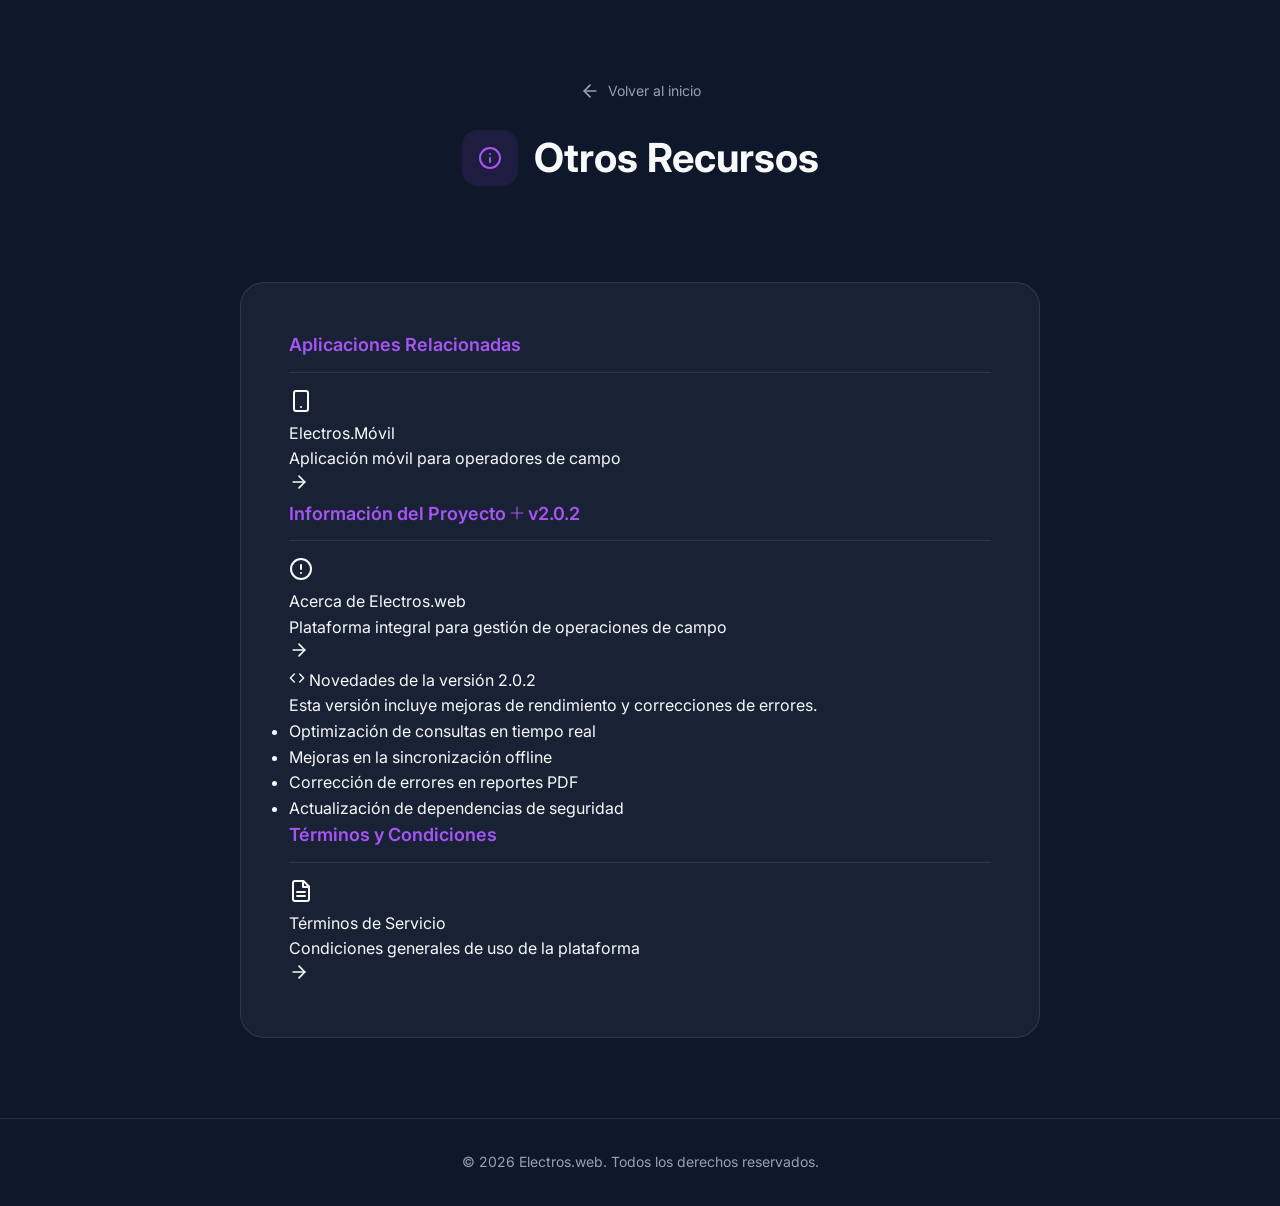
<file: other.html>
<!DOCTYPE html>
<html lang="es">
<head>
    <meta charset="UTF-8">
    <meta name="viewport" content="width=device-width, initial-scale=1.0">
    <meta name="description" content="Otros Recursos - Electros.web">
    <meta name="theme-color" content="#0f172a">
    <meta name="robots" content="noindex, nofollow">
    <title>Otros Recursos - Electros.web</title>
    <link rel="preconnect" href="https://fonts.googleapis.com">
    <link rel="preconnect" href="https://fonts.gstatic.com" crossorigin>
    <link href="https://fonts.googleapis.com/css2?family=Inter:wght@300;400;500;600;700&display=swap" rel="stylesheet">
    <link rel="icon" type="image/png" href="assets/logo.png">
    <link rel="stylesheet" href="css/styles.css">
</head>
<body class="page-other">
    <main class="container">
        <header class="page-header">
            <a href="index.html" class="back-link">
                <svg xmlns="http://www.w3.org/2000/svg" width="20" height="20" viewBox="0 0 24 24" fill="none" stroke="currentColor" stroke-width="2" stroke-linecap="round" stroke-linejoin="round">
                    <path d="m12 19-7-7 7-7"/>
                    <path d="M19 12H5"/>
                </svg>
                Volver al inicio
            </a>
            <h1 class="page-title">
                <span class="page-title-icon">
                    <svg xmlns="http://www.w3.org/2000/svg" width="24" height="24" viewBox="0 0 24 24" fill="none" stroke="currentColor" stroke-width="2" stroke-linecap="round" stroke-linejoin="round">
                        <circle cx="12" cy="12" r="10"/>
                        <path d="M12 16v-4"/>
                        <path d="M12 8h.01"/>
                    </svg>
                </span>
                Otros Recursos
            </h1>
        </header>

        <div class="content-page">
            <article class="content-card reveal">
                <div class="resource-section">
                    <h2 class="resource-title" style="font-size: 1.125rem; font-weight: 600; color: var(--color-other); margin-bottom: var(--space-md); padding-bottom: var(--space-sm); border-bottom: 1px solid var(--glass-border);">
                        Aplicaciones Relacionadas
                    </h2>
                    <div class="resource-card">
                        <div class="resource-icon">
                            <svg xmlns="http://www.w3.org/2000/svg" width="24" height="24" viewBox="0 0 24 24" fill="none" stroke="currentColor" stroke-width="2" stroke-linecap="round" stroke-linejoin="round">
                                <rect x="5" y="2" width="14" height="20" rx="2" ry="2"/>
                                <line x1="12" y1="18" x2="12.01" y2="18"/>
                            </svg>
                        </div>
                        <div class="resource-info">
                            <div class="resource-title">Electros.Móvil</div>
                            <div class="resource-description">Aplicación móvil para operadores de campo</div>
                        </div>
                        <div class="resource-arrow">
                            <svg xmlns="http://www.w3.org/2000/svg" width="20" height="20" viewBox="0 0 24 24" fill="none" stroke="currentColor" stroke-width="2" stroke-linecap="round" stroke-linejoin="round">
                                <path d="M5 12h14"/>
                                <path d="m12 5 7 7-7 7"/>
                            </svg>
                        </div>
                    </div>
                </div>

                <div class="resource-section">
                    <h2 class="resource-title" style="font-size: 1.125rem; font-weight: 600; color: var(--color-other); margin-bottom: var(--space-md); padding-bottom: var(--space-sm); border-bottom: 1px solid var(--glass-border);">
                        Información del Proyecto
                        <span class="version-badge">
                            <svg xmlns="http://www.w3.org/2000/svg" width="14" height="14" viewBox="0 0 24 24" fill="none" stroke="currentColor" stroke-width="2" stroke-linecap="round" stroke-linejoin="round">
                                <path d="M12 2v20M2 12h20"/>
                            </svg>
                            v2.0.2
                        </span>
                    </h2>
                    <div class="resource-card">
                        <div class="resource-icon">
                            <svg xmlns="http://www.w3.org/2000/svg" width="24" height="24" viewBox="0 0 24 24" fill="none" stroke="currentColor" stroke-width="2" stroke-linecap="round" stroke-linejoin="round">
                                <circle cx="12" cy="12" r="10"/>
                                <line x1="12" y1="8" x2="12" y2="12"/>
                                <line x1="12" y1="16" x2="12.01" y2="16"/>
                            </svg>
                        </div>
                        <div class="resource-info">
                            <div class="resource-title">Acerca de Electros.web</div>
                            <div class="resource-description">Plataforma integral para gestión de operaciones de campo</div>
                        </div>
                        <div class="resource-arrow">
                            <svg xmlns="http://www.w3.org/2000/svg" width="20" height="20" viewBox="0 0 24 24" fill="none" stroke="currentColor" stroke-width="2" stroke-linecap="round" stroke-linejoin="round">
                                <path d="M5 12h14"/>
                                <path d="m12 5 7 7-7 7"/>
                            </svg>
                        </div>
                    </div>

                    <div class="info-box">
                        <div class="info-box-title">
                            <svg xmlns="http://www.w3.org/2000/svg" width="16" height="16" viewBox="0 0 24 24" fill="none" stroke="currentColor" stroke-width="2" stroke-linecap="round" stroke-linejoin="round">
                                <polyline points="16 18 22 12 16 6"/>
                                <polyline points="8 6 2 12 8 18"/>
                            </svg>
                            Novedades de la versión 2.0.2
                        </div>
                        <div class="info-box-content">
                            <p>Esta versión incluye mejoras de rendimiento y correcciones de errores.</p>
                            <ul class="changelog">
                                <li>Optimización de consultas en tiempo real</li>
                                <li>Mejoras en la sincronización offline</li>
                                <li>Corrección de errores en reportes PDF</li>
                                <li>Actualización de dependencias de seguridad</li>
                            </ul>
                        </div>
                    </div>
                </div>

                <div class="resource-section">
                    <h2 class="resource-title" style="font-size: 1.125rem; font-weight: 600; color: var(--color-other); margin-bottom: var(--space-md); padding-bottom: var(--space-sm); border-bottom: 1px solid var(--glass-border);">
                        Términos y Condiciones
                    </h2>
                    <div class="resource-card">
                        <div class="resource-icon">
                            <svg xmlns="http://www.w3.org/2000/svg" width="24" height="24" viewBox="0 0 24 24" fill="none" stroke="currentColor" stroke-width="2" stroke-linecap="round" stroke-linejoin="round">
                                <path d="M14.5 2H6a2 2 0 0 0-2 2v16a2 2 0 0 0 2 2h12a2 2 0 0 0 2-2V7.5L14.5 2z"/>
                                <polyline points="14 2 14 8 20 8"/>
                                <line x1="16" y1="13" x2="8" y2="13"/>
                                <line x1="16" y1="17" x2="8" y2="17"/>
                            </svg>
                        </div>
                        <div class="resource-info">
                            <div class="resource-title">Términos de Servicio</div>
                            <div class="resource-description">Condiciones generales de uso de la plataforma</div>
                        </div>
                        <div class="resource-arrow">
                            <svg xmlns="http://www.w3.org/2000/svg" width="20" height="20" viewBox="0 0 24 24" fill="none" stroke="currentColor" stroke-width="2" stroke-linecap="round" stroke-linejoin="round">
                                <path d="M5 12h14"/>
                                <path d="m12 5 7 7-7 7"/>
                            </svg>
                        </div>
                    </div>
                </div>
            </article>
        </div>
    </main>

    <footer class="footer">
        <p>&copy; 2026 Electros.web. Todos los derechos reservados.</p>
    </footer>

    <script src="js/main.js"></script>
</body>
</html>
</file>
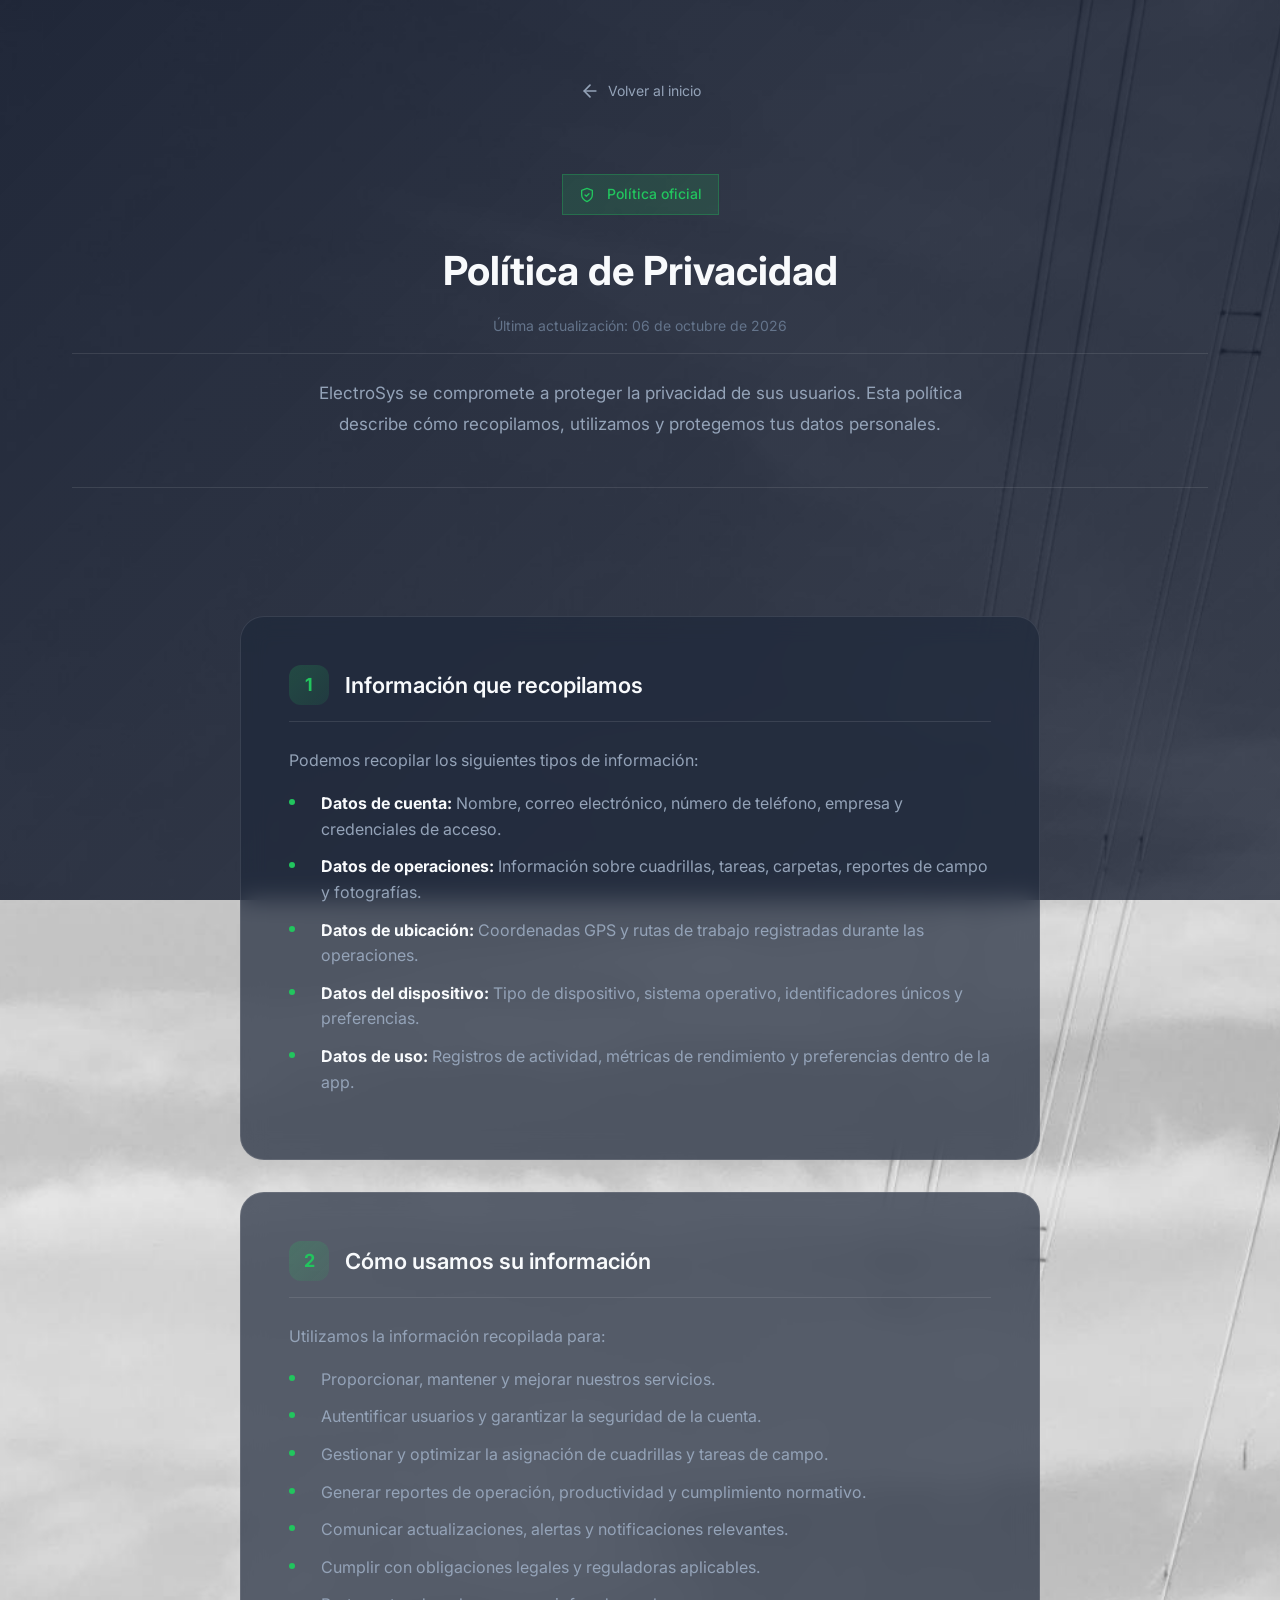
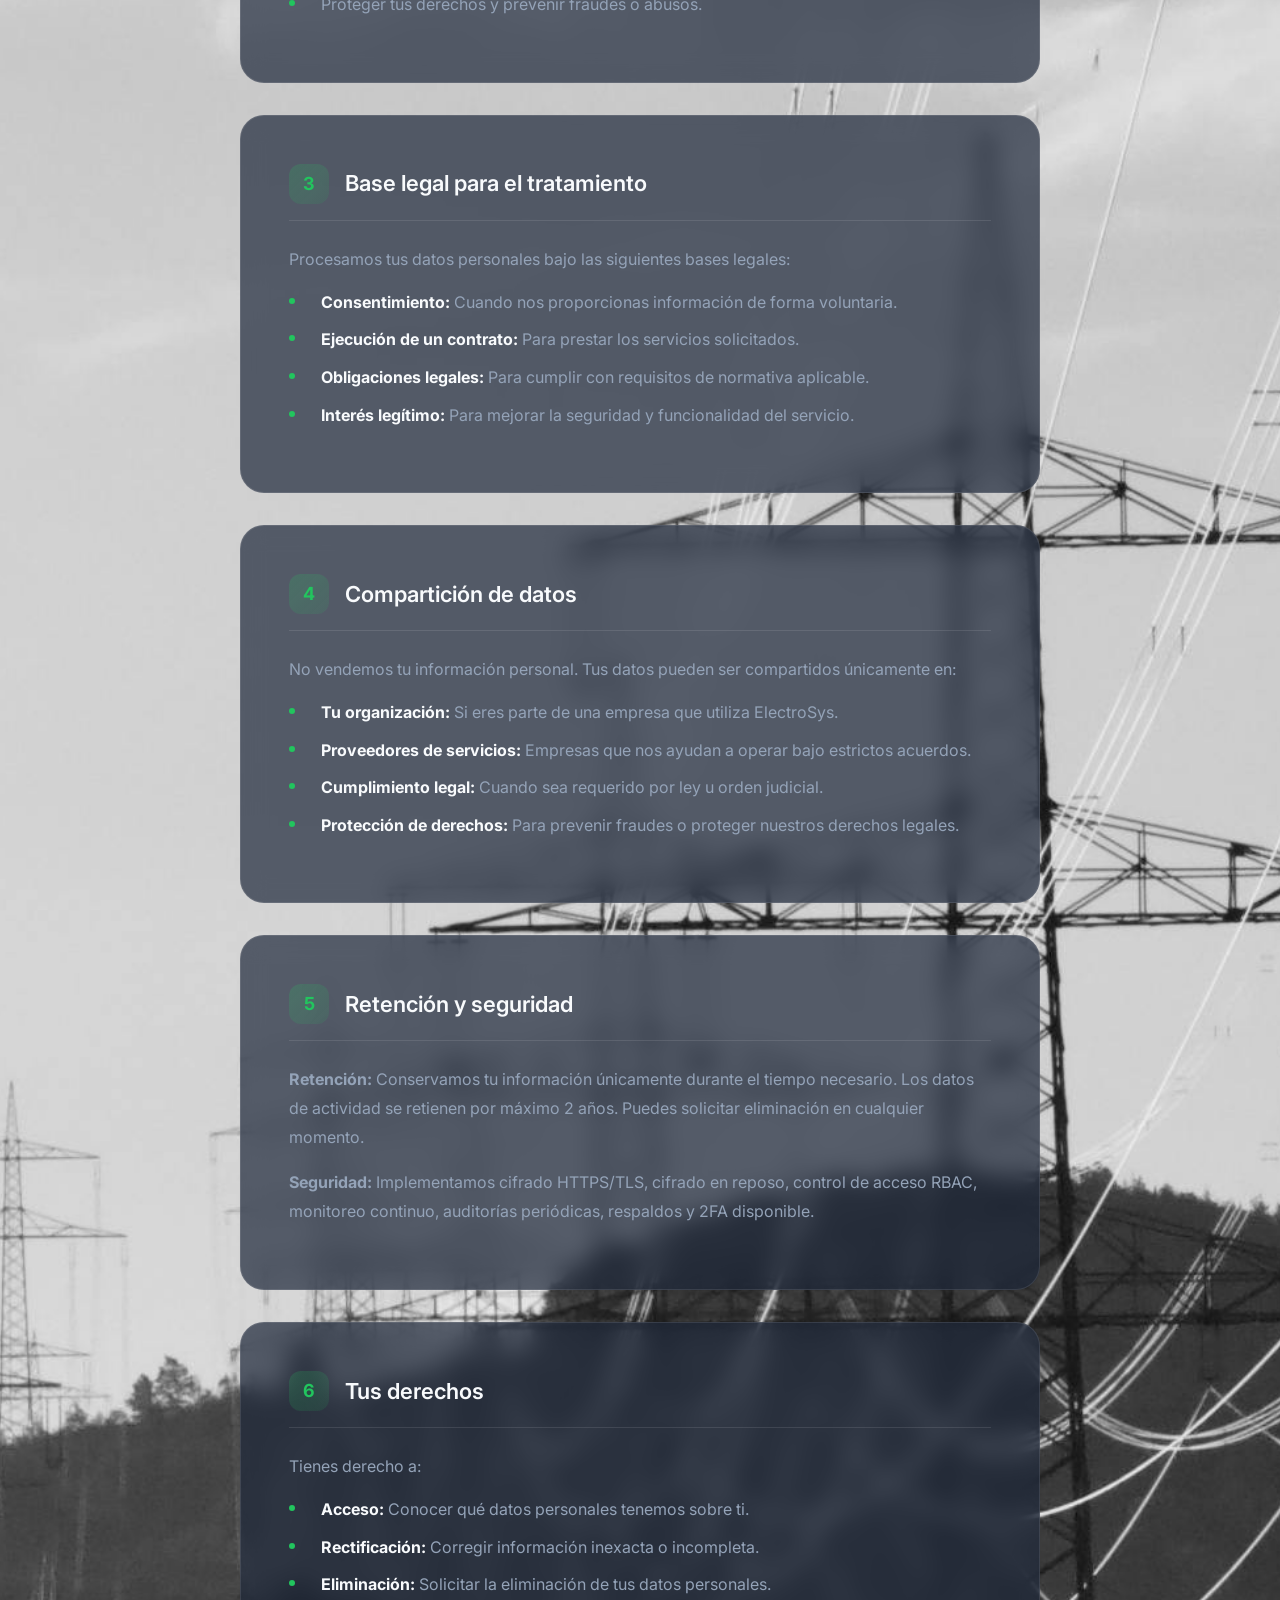
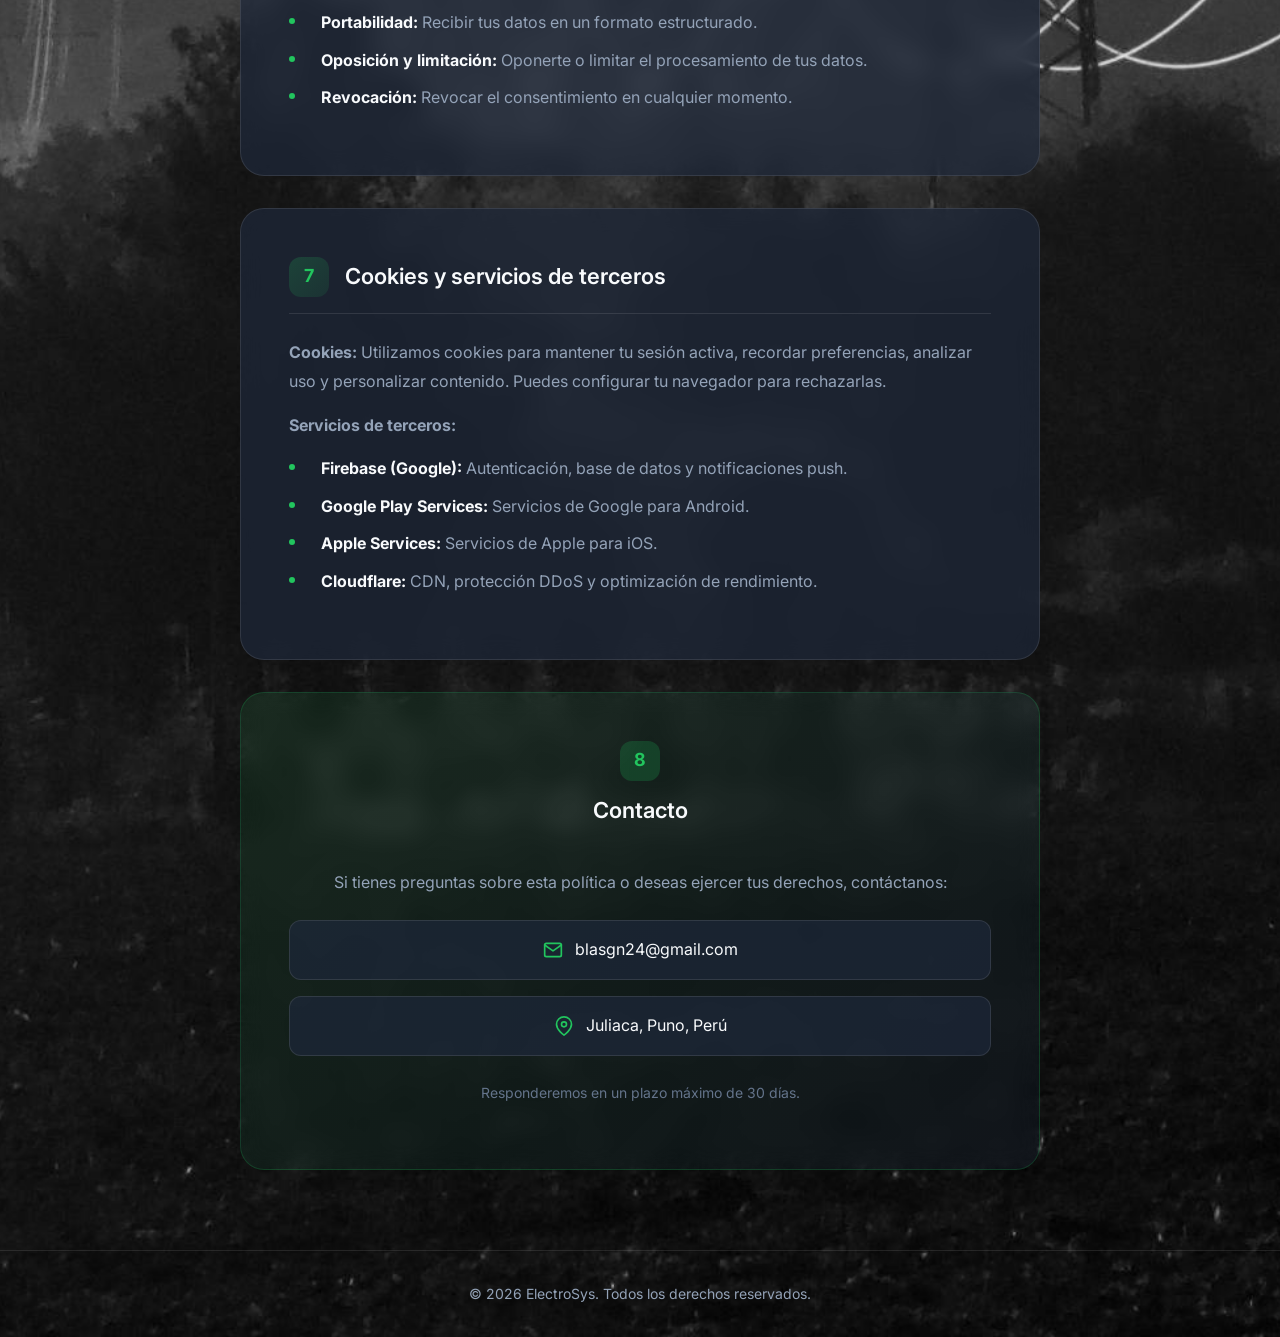
<file: privacy.html>
<!DOCTYPE html>
<html lang="es">
<head>
    <meta charset="UTF-8">
    <meta name="viewport" content="width=device-width, initial-scale=1.0">
    <meta name="description" content="Política de Privacidad - Electros.web">
    <meta name="theme-color" content="#0f172a">
    <meta name="robots" content="noindex, nofollow">
    <title>Política de Privacidad - Electros.web</title>
    <link rel="preconnect" href="https://fonts.googleapis.com">
    <link rel="preconnect" href="https://fonts.gstatic.com" crossorigin>
    <link href="https://fonts.googleapis.com/css2?family=Inter:wght@300;400;500;600;700&display=swap" rel="stylesheet">
    <link rel="icon" type="image/png" href="assets/logo.png">
    <link rel="stylesheet" href="css/styles.css">
    <style>
        body {
            background-image: url('assets/background.jpg');
            background-size: cover;
            background-position: center;
            background-repeat: no-repeat;
            min-height: 100vh;
        }
        body::before {
            content: '';
            position: fixed;
            top: 0;
            left: 0;
            width: 100%;
            height: 100%;
            background: linear-gradient(135deg, rgba(15, 23, 42, 0.90) 0%, rgba(15, 23, 42, 0.75) 100%);
            z-index: -1;
        }
        
        /* Enhanced Privacy Page Styles */
        .privacy-header {
            text-align: center;
            padding: var(--space-2xl) 0;
            border-bottom: 1px solid var(--glass-border);
            margin-bottom: var(--space-2xl);
        }
        
        .privacy-badge {
            display: inline-flex;
            align-items: center;
            gap: var(--space-sm);
            padding: var(--space-xs) var(--space-md);
            background: rgba(34, 197, 94, 0.15);
            border: 1px solid rgba(34, 197, 94, 0.3);
            border-radius: var(--radius-full);
            color: var(--color-privacy);
            font-size: 0.875rem;
            font-weight: 500;
            margin-bottom: var(--space-lg);
        }
        
        .privacy-badge svg {
            width: 16px;
            height: 16px;
        }
        
        .privacy-intro {
            max-width: 700px;
            margin: 0 auto;
            text-align: center;
            color: var(--color-text-secondary);
            font-size: 1.0625rem;
            line-height: 1.8;
        }
        
        .section-card {
            background: var(--glass-bg);
            border: 1px solid var(--glass-border);
            border-radius: var(--radius-2xl);
            padding: var(--space-2xl);
            margin-bottom: var(--space-xl);
            backdrop-filter: blur(12px);
            -webkit-backdrop-filter: blur(12px);
            transition: all var(--transition-base);
        }
        
        .section-card:hover {
            border-color: rgba(34, 197, 94, 0.3);
            box-shadow: 0 8px 32px rgba(34, 197, 94, 0.1);
        }
        
        .section-card:last-child {
            margin-bottom: 0;
        }
        
        .section-header {
            display: flex;
            align-items: center;
            gap: var(--space-md);
            margin-bottom: var(--space-lg);
            padding-bottom: var(--space-md);
            border-bottom: 1px solid var(--glass-border);
        }
        
        .section-number {
            display: flex;
            align-items: center;
            justify-content: center;
            width: 40px;
            height: 40px;
            background: linear-gradient(135deg, rgba(34, 197, 94, 0.2) 0%, rgba(34, 197, 94, 0.1) 100%);
            border-radius: var(--radius-lg);
            color: var(--color-privacy);
            font-weight: 700;
            font-size: 1.125rem;
            flex-shrink: 0;
        }
        
        .section-card h2 {
            font-size: 1.375rem;
            font-weight: 600;
            color: var(--color-text-primary);
            margin: 0;
        }
        
        .section-card p {
            color: var(--color-text-secondary);
            line-height: 1.8;
            margin-bottom: var(--space-md);
        }
        
        .section-card ul {
            list-style: none;
            padding: 0;
            margin: var(--space-md) 0;
        }
        
        .section-card li {
            position: relative;
            padding-left: var(--space-xl);
            margin-bottom: var(--space-sm);
            color: var(--color-text-secondary);
            line-height: 1.6;
        }
        
        .section-card li::before {
            content: '';
            position: absolute;
            left: 0;
            top: 0.5em;
            width: 6px;
            height: 6px;
            background: var(--color-privacy);
            border-radius: 50%;
        }
        
        .section-card li strong {
            color: var(--color-text-primary);
        }
        
        .contact-card {
            background: linear-gradient(135deg, rgba(34, 197, 94, 0.1) 0%, rgba(59, 130, 246, 0.05) 100%);
            border: 1px solid rgba(34, 197, 94, 0.2);
            text-align: center;
        }
        
        .contact-card .section-header {
            justify-content: center;
            border-bottom: none;
            flex-direction: column;
            gap: var(--space-sm);
        }
        
        .contact-card .section-number {
            background: rgba(34, 197, 94, 0.2);
        }
        
        .contact-links {
            display: flex;
            flex-direction: column;
            gap: var(--space-md);
            margin-top: var(--space-lg);
        }
        
        .contact-link {
            display: flex;
            align-items: center;
            justify-content: center;
            gap: var(--space-sm);
            padding: var(--space-md);
            background: var(--glass-bg);
            border: 1px solid var(--glass-border);
            border-radius: var(--radius-lg);
            color: var(--color-text-primary);
            text-decoration: none;
            transition: all var(--transition-base);
        }
        
        .contact-link:hover {
            border-color: var(--color-privacy);
            background: rgba(34, 197, 94, 0.1);
        }
        
        .contact-link svg {
            width: 20px;
            height: 20px;
            color: var(--color-privacy);
        }
        
        .contact-link a {
            color: var(--color-text-primary);
            text-decoration: none;
        }
        
        .contact-link a:hover {
            color: var(--color-privacy);
        }
        
        @media (max-width: 768px) {
            .section-card {
                padding: var(--space-lg);
            }
            
            .section-header {
                flex-direction: column;
                text-align: center;
            }
        }
    </style>
</head>
<body class="page-privacy">
    <main class="container">
        <header class="page-header">
            <a href="index.html" class="back-link">
                <svg xmlns="http://www.w3.org/2000/svg" width="20" height="20" viewBox="0 0 24 24" fill="none" stroke="currentColor" stroke-width="2" stroke-linecap="round" stroke-linejoin="round">
                    <path d="m12 19-7-7 7-7"/>
                    <path d="M19 12H5"/>
                </svg>
                Volver al inicio
            </a>
            <div class="privacy-header">
                <span class="privacy-badge">
                    <svg xmlns="http://www.w3.org/2000/svg" viewBox="0 0 24 24" fill="none" stroke="currentColor" stroke-width="2" stroke-linecap="round" stroke-linejoin="round">
                        <path d="M12 22s8-4 8-10V5l-8-3-8 3v7c0 6 8 10 8 10z"/>
                        <path d="m9 12 2 2 4-4"/>
                    </svg>
                    Política oficial
                </span>
                <h1 class="page-title">Política de Privacidad</h1>
                <p class="last-update">Última actualización: 06 de octubre de 2026</p>
                <p class="privacy-intro">ElectroSys se compromete a proteger la privacidad de sus usuarios. Esta política describe cómo recopilamos, utilizamos y protegemos tus datos personales.</p>
            </div>
        </header>

        <div class="content-page">
            <!-- Sección 1 -->
            <article class="section-card">
                <div class="section-header">
                    <span class="section-number">1</span>
                    <h2>Información que recopilamos</h2>
                </div>
                <p>Podemos recopilar los siguientes tipos de información:</p>
                <ul>
                    <li><strong>Datos de cuenta:</strong> Nombre, correo electrónico, número de teléfono, empresa y credenciales de acceso.</li>
                    <li><strong>Datos de operaciones:</strong> Información sobre cuadrillas, tareas, carpetas, reportes de campo y fotografías.</li>
                    <li><strong>Datos de ubicación:</strong> Coordenadas GPS y rutas de trabajo registradas durante las operaciones.</li>
                    <li><strong>Datos del dispositivo:</strong> Tipo de dispositivo, sistema operativo, identificadores únicos y preferencias.</li>
                    <li><strong>Datos de uso:</strong> Registros de actividad, métricas de rendimiento y preferencias dentro de la app.</li>
                </ul>
            </article>

            <!-- Sección 2 -->
            <article class="section-card">
                <div class="section-header">
                    <span class="section-number">2</span>
                    <h2>Cómo usamos su información</h2>
                </div>
                <p>Utilizamos la información recopilada para:</p>
                <ul>
                    <li>Proporcionar, mantener y mejorar nuestros servicios.</li>
                    <li>Autentificar usuarios y garantizar la seguridad de la cuenta.</li>
                    <li>Gestionar y optimizar la asignación de cuadrillas y tareas de campo.</li>
                    <li>Generar reportes de operación, productividad y cumplimiento normativo.</li>
                    <li>Comunicar actualizaciones, alertas y notificaciones relevantes.</li>
                    <li>Cumplir con obligaciones legales y reguladoras aplicables.</li>
                    <li>Proteger tus derechos y prevenir fraudes o abusos.</li>
                </ul>
            </article>

            <!-- Sección 3 -->
            <article class="section-card">
                <div class="section-header">
                    <span class="section-number">3</span>
                    <h2>Base legal para el tratamiento</h2>
                </div>
                <p>Procesamos tus datos personales bajo las siguientes bases legales:</p>
                <ul>
                    <li><strong>Consentimiento:</strong> Cuando nos proporcionas información de forma voluntaria.</li>
                    <li><strong>Ejecución de un contrato:</strong> Para prestar los servicios solicitados.</li>
                    <li><strong>Obligaciones legales:</strong> Para cumplir con requisitos de normativa aplicable.</li>
                    <li><strong>Interés legítimo:</strong> Para mejorar la seguridad y funcionalidad del servicio.</li>
                </ul>
            </article>

            <!-- Sección 4 -->
            <article class="section-card">
                <div class="section-header">
                    <span class="section-number">4</span>
                    <h2>Compartición de datos</h2>
                </div>
                <p>No vendemos tu información personal. Tus datos pueden ser compartidos únicamente en:</p>
                <ul>
                    <li><strong>Tu organización:</strong> Si eres parte de una empresa que utiliza ElectroSys.</li>
                    <li><strong>Proveedores de servicios:</strong> Empresas que nos ayudan a operar bajo estrictos acuerdos.</li>
                    <li><strong>Cumplimiento legal:</strong> Cuando sea requerido por ley u orden judicial.</li>
                    <li><strong>Protección de derechos:</strong> Para prevenir fraudes o proteger nuestros derechos legales.</li>
                </ul>
            </article>

            <!-- Sección 5 -->
            <article class="section-card">
                <div class="section-header">
                    <span class="section-number">5</span>
                    <h2>Retención y seguridad</h2>
                </div>
                <p><strong>Retención:</strong> Conservamos tu información únicamente durante el tiempo necesario. Los datos de actividad se retienen por máximo 2 años. Puedes solicitar eliminación en cualquier momento.</p>
                <p style="margin-top: var(--space-md);"><strong>Seguridad:</strong> Implementamos cifrado HTTPS/TLS, cifrado en reposo, control de acceso RBAC, monitoreo continuo, auditorías periódicas, respaldos y 2FA disponible.</p>
            </article>

            <!-- Sección 6 -->
            <article class="section-card">
                <div class="section-header">
                    <span class="section-number">6</span>
                    <h2>Tus derechos</h2>
                </div>
                <p>Tienes derecho a:</p>
                <ul>
                    <li><strong>Acceso:</strong> Conocer qué datos personales tenemos sobre ti.</li>
                    <li><strong>Rectificación:</strong> Corregir información inexacta o incompleta.</li>
                    <li><strong>Eliminación:</strong> Solicitar la eliminación de tus datos personales.</li>
                    <li><strong>Portabilidad:</strong> Recibir tus datos en un formato estructurado.</li>
                    <li><strong>Oposición y limitación:</strong> Oponerte o limitar el procesamiento de tus datos.</li>
                    <li><strong>Revocación:</strong> Revocar el consentimiento en cualquier momento.</li>
                </ul>
            </article>

            <!-- Sección 7 -->
            <article class="section-card">
                <div class="section-header">
                    <span class="section-number">7</span>
                    <h2>Cookies y servicios de terceros</h2>
                </div>
                <p><strong>Cookies:</strong> Utilizamos cookies para mantener tu sesión activa, recordar preferencias, analizar uso y personalizar contenido. Puedes configurar tu navegador para rechazarlas.</p>
                <p style="margin-top: var(--space-md);"><strong>Servicios de terceros:</strong></p>
                <ul>
                    <li><strong>Firebase (Google):</strong> Autenticación, base de datos y notificaciones push.</li>
                    <li><strong>Google Play Services:</strong> Servicios de Google para Android.</li>
                    <li><strong>Apple Services:</strong> Servicios de Apple para iOS.</li>
                    <li><strong>Cloudflare:</strong> CDN, protección DDoS y optimización de rendimiento.</li>
                </ul>
            </article>

            <!-- Sección 8 - Contacto -->
            <article class="section-card contact-card">
                <div class="section-header">
                    <span class="section-number">8</span>
                    <h2>Contacto</h2>
                </div>
                <p>Si tienes preguntas sobre esta política o deseas ejercer tus derechos, contáctanos:</p>
                <div class="contact-links">
                    <a href="mailto:blasgn24@gmail.com" class="contact-link">
                        <svg xmlns="http://www.w3.org/2000/svg" viewBox="0 0 24 24" fill="none" stroke="currentColor" stroke-width="2" stroke-linecap="round" stroke-linejoin="round">
                            <path d="M4 4h16c1.1 0 2 .9 2 2v12c0 1.1-.9 2-2 2H4c-1.1 0-2-.9-2-2V6c0-1.1.9-2 2-2z"/>
                            <polyline points="22,6 12,13 2,6"/>
                        </svg>
                        blasgn24@gmail.com
                    </a>
                    <div class="contact-link">
                        <svg xmlns="http://www.w3.org/2000/svg" viewBox="0 0 24 24" fill="none" stroke="currentColor" stroke-width="2" stroke-linecap="round" stroke-linejoin="round">
                            <path d="M21 10c0 7-9 13-9 13s-9-6-9-13a9 9 0 0 1 18 0z"/>
                            <circle cx="12" cy="10" r="3"/>
                        </svg>
                        Juliaca, Puno, Perú
                    </div>
                </div>
                <p style="margin-top: var(--space-lg); color: var(--color-text-muted); font-size: 0.875rem;">Responderemos en un plazo máximo de 30 días.</p>
            </article>
        </div>
    </main>

    <footer class="footer">
        <p>&copy; 2026 ElectroSys. Todos los derechos reservados.</p>
    </footer>

    <script src="js/main.js"></script>
</body>
</html>
</file>
<file: css/styles.css>
/* ===================================
   Electros.web - Design System CSS
   =================================== */

/* CSS Custom Properties */
:root {
    /* Colors - Design System */
    --color-primary: hsl(220, 100%, 15%);       /* #0f172a */
    --color-secondary: #3b82f6;                  /* Electric Blue */
    --color-accent: #a855f7;                     /* Purple */

    /* Background Colors */
    --color-background: #0f172a;
    --color-card-bg: #1e293b;

    /* Text Colors */
    --color-text-primary: #f8fafc;
    --color-text-secondary: #94a3b8;
    --color-text-muted: #64748b;

    /* Glass Effect */
    --glass-border: rgba(255, 255, 255, 0.1);
    --glass-bg: rgba(30, 41, 59, 0.7);

    /* Semantic Colors */
    --color-privacy: #22c55e;                    /* Green */
    --color-docs: #3b82f6;                       /* Blue */
    --color-other: #a855f7;                      /* Purple */

    /* Border Radius */
    --radius-lg: 12px;
    --radius-xl: 16px;
    --radius-2xl: 24px;

    /* Spacing */
    --space-xs: 0.5rem;
    --space-sm: 0.75rem;
    --space-md: 1rem;
    --space-lg: 1.5rem;
    --space-xl: 2rem;
    --space-2xl: 3rem;

    /* Transitions */
    --transition-fast: 150ms ease;
    --transition-base: 250ms ease;
    --transition-slow: 400ms ease;

    /* Shadows */
    --shadow-card: 0 4px 24px rgba(0, 0, 0, 0.3);
    --shadow-card-hover: 0 8px 32px rgba(0, 0, 0, 0.4);
}

/* Reset & Base */
*, *::before, *::after {
    box-sizing: border-box;
    margin: 0;
    padding: 0;
}

html {
    font-size: 16px;
    scroll-behavior: smooth;
}

body {
    font-family: 'Inter', -apple-system, BlinkMacSystemFont, 'Segoe UI', Roboto, sans-serif;
    background-color: var(--color-background);
    color: var(--color-text-primary);
    line-height: 1.6;
    min-height: 100vh;
    display: flex;
    flex-direction: column;
    -webkit-font-smoothing: antialiased;
    -moz-osx-font-smoothing: grayscale;
}

/* Container */
.container {
    flex: 1;
    width: 100%;
    max-width: 1200px;
    margin: 0 auto;
    padding: var(--space-xl);
}

/* Hero Section */
.hero {
    text-align: center;
    padding: var(--space-2xl) 0;
    margin-bottom: var(--space-2xl);
}

.logo-container {
    margin-bottom: var(--space-lg);
}

.logo {
    animation: pulse 3s ease-in-out infinite;
}

@keyframes pulse {
    0%, 100% {
        transform: scale(1);
        opacity: 1;
    }
    50% {
        transform: scale(1.05);
        opacity: 0.9;
    }
}

.title {
    font-size: 2.5rem;
    font-weight: 700;
    background: linear-gradient(135deg, var(--color-secondary) 0%, var(--color-accent) 100%);
    -webkit-background-clip: text;
    -webkit-text-fill-color: transparent;
    background-clip: text;
    margin-bottom: var(--space-sm);
    letter-spacing: -0.02em;
}

.subtitle {
    font-size: 1.125rem;
    color: var(--color-text-secondary);
    font-weight: 400;
    max-width: 500px;
    margin: 0 auto;
}

/* Cards Grid */
.cards-grid {
    display: grid;
    grid-template-columns: repeat(auto-fit, minmax(280px, 1fr));
    gap: var(--space-lg);
    margin-top: var(--space-xl);
}

/* Card Component */
.card {
    display: flex;
    flex-direction: column;
    padding: var(--space-xl);
    background: var(--glass-bg);
    border: 1px solid var(--glass-border);
    border-radius: var(--radius-2xl);
    backdrop-filter: blur(12px);
    -webkit-backdrop-filter: blur(12px);
    text-decoration: none;
    color: inherit;
    transition:
        transform var(--transition-base),
        box-shadow var(--transition-base),
        border-color var(--transition-base);
    box-shadow: var(--shadow-card);
    position: relative;
    overflow: hidden;
}

.card::before {
    content: '';
    position: absolute;
    top: 0;
    left: 0;
    right: 0;
    height: 4px;
    background: linear-gradient(90deg, transparent, var(--card-accent, var(--color-secondary)), transparent);
    opacity: 0;
    transition: opacity var(--transition-base);
}

.card:hover {
    transform: translateY(-4px);
    box-shadow: var(--shadow-card-hover);
    border-color: rgba(255, 255, 255, 0.2);
}

.card:hover::before {
    opacity: 1;
}

/* Card Variants */
.card--privacy {
    --card-accent: var(--color-privacy);
}

.card--privacy .card__icon {
    color: var(--color-privacy);
}

.card--docs {
    --card-accent: var(--color-docs);
}

.card--docs .card__icon {
    color: var(--color-docs);
}

.card--other {
    --card-accent: var(--color-other);
}

.card--other .card__icon {
    color: var(--color-other);
}

/* Card Elements */
.card__icon {
    width: 56px;
    height: 56px;
    display: flex;
    align-items: center;
    justify-content: center;
    background: rgba(255, 255, 255, 0.05);
    border-radius: var(--radius-lg);
    margin-bottom: var(--space-lg);
    transition: background var(--transition-base);
}

.card:hover .card__icon {
    background: rgba(255, 255, 255, 0.1);
}

.card__title {
    font-size: 1.25rem;
    font-weight: 600;
    margin-bottom: var(--space-xs);
    color: var(--color-text-primary);
}

.card__description {
    font-size: 0.875rem;
    color: var(--color-text-secondary);
    flex: 1;
    margin-bottom: var(--space-lg);
}

.card__arrow {
    display: flex;
    align-items: center;
    justify-content: center;
    width: 36px;
    height: 36px;
    background: rgba(255, 255, 255, 0.05);
    border-radius: 50%;
    color: var(--color-text-secondary);
    transition:
        background var(--transition-base),
        color var(--transition-base),
        transform var(--transition-base);
}

.card:hover .card__arrow {
    background: rgba(255, 255, 255, 0.15);
    color: var(--color-text-primary);
    transform: translateX(4px);
}

/* Footer */
.footer {
    text-align: center;
    padding: var(--space-xl);
    color: var(--color-text-secondary);
    font-size: 0.875rem;
    border-top: 1px solid var(--glass-border);
    margin-top: auto;
}

/* Reveal Animation */
.reveal {
    opacity: 0;
    transform: translateY(30px);
    transition:
        opacity var(--transition-slow),
        transform var(--transition-slow);
}

.reveal.revealed {
    opacity: 1;
    transform: translateY(0);
}

/* Stagger delays for cards */
.card:nth-child(1) { transition-delay: 0ms; }
.card:nth-child(2) { transition-delay: 100ms; }
.card:nth-child(3) { transition-delay: 200ms; }

/* Responsive Design */
@media (max-width: 768px) {
    .container {
        padding: var(--space-md);
    }

    .hero {
        padding: var(--space-xl) 0;
    }

    .title {
        font-size: 2rem;
    }

    .subtitle {
        font-size: 1rem;
    }

    .cards-grid {
        grid-template-columns: 1fr;
        gap: var(--space-md);
    }

    .card {
        padding: var(--space-lg);
    }
}

@media (max-width: 480px) {
    .title {
        font-size: 1.75rem;
    }

    .card__icon {
        width: 48px;
        height: 48px;
    }
}

/* Focus States for Accessibility */
.card:focus-visible {
    outline: 2px solid var(--color-secondary);
    outline-offset: 2px;
}

/* Selection Color */
::selection {
    background: var(--color-secondary);
    color: var(--color-text-primary);
}

/* ===================================
   Page Internal Styles
   =================================== */

.page-header {
    margin-bottom: var(--space-2xl);
}

.back-link {
    display: inline-flex;
    align-items: center;
    gap: var(--space-xs);
    color: var(--color-text-secondary);
    text-decoration: none;
    font-size: 0.875rem;
    margin-bottom: var(--space-lg);
    transition: color var(--transition-fast);
}

.back-link:hover {
    color: var(--color-secondary);
}

.back-link:hover svg {
    transform: translateX(-4px);
}

.page-title {
    font-size: 2rem;
    font-weight: 700;
    color: var(--color-text-primary);
    margin-bottom: var(--space-sm);
    display: flex;
    align-items: center;
    gap: var(--space-md);
}

.page-title-icon {
    width: 48px;
    height: 48px;
    display: flex;
    align-items: center;
    justify-content: center;
    background: rgba(59, 130, 246, 0.1);
    border-radius: var(--radius-lg);
    color: var(--color-secondary);
}

.content-page {
    max-width: 800px;
}

.content-card {
    background: var(--glass-bg);
    border: 1px solid var(--glass-border);
    border-radius: var(--radius-xl);
    padding: var(--space-xl);
    backdrop-filter: blur(12px);
    -webkit-backdrop-filter: blur(12px);
}

.section {
    margin-bottom: var(--space-xl);
}

.section:last-child {
    margin-bottom: 0;
}

.section-title {
    font-size: 1.125rem;
    font-weight: 600;
    color: var(--color-secondary);
    margin-bottom: var(--space-md);
    padding-bottom: var(--space-sm);
    border-bottom: 1px solid var(--glass-border);
}

.section-content {
    color: var(--color-text-secondary);
    font-size: 0.9375rem;
    line-height: 1.7;
}

.section-content p {
    margin-bottom: var(--space-md);
}

.section-content p:last-child {
    margin-bottom: 0;
}

.section-content ul {
    list-style: none;
    padding: 0;
}

.section-content li {
    position: relative;
    padding-left: var(--space-lg);
    margin-bottom: var(--space-sm);
}

.section-content li::before {
    content: '';
    position: absolute;
    left: 0;
    top: 0.6em;
    width: 6px;
    height: 6px;
    background: var(--color-secondary);
    border-radius: 50%;
}

/* Privacy page variant */
.page-privacy .page-title-icon {
    background: rgba(34, 197, 94, 0.1);
    color: var(--color-privacy);
}

.page-privacy .back-link:hover {
    color: var(--color-privacy);
}

.page-privacy .section-title {
    color: var(--color-privacy);
}

.page-privacy .section-content li::before {
    background: var(--color-privacy);
}

/* Docs page variant */
.page-docs .page-title-icon {
    background: rgba(59, 130, 246, 0.1);
    color: var(--color-docs);
}

.page-docs .back-link:hover {
    color: var(--color-docs);
}

.page-docs .section-title {
    color: var(--color-docs);
}

.page-docs .section-content li::before {
    background: var(--color-docs);
}

/* Other page variant */
.page-other .page-title-icon {
    background: rgba(168, 85, 247, 0.1);
    color: var(--color-other);
}

.page-other .back-link:hover {
    color: var(--color-other);
}

.page-other .section-title {
    color: var(--color-other);
}

.page-other .section-content li::before {
    background: var(--color-other);
}

@media (max-width: 768px) {
    .page-title {
        font-size: 1.5rem;
    }

    .content-card {
        padding: var(--space-lg);
    }
}

/* ===================================
   Landing Page Styles
   =================================== */

/* Hero Section Extended */
.landing-hero {
    min-height: 80vh;
    display: flex;
    flex-direction: column;
    align-items: center;
    justify-content: center;
    text-align: center;
    padding: var(--space-2xl) var(--space-md);
    position: relative;
}

.landing-hero::before {
    content: '';
    position: absolute;
    top: 0;
    left: 0;
    right: 0;
    bottom: 0;
    background: 
        radial-gradient(circle at 20% 50%, rgba(59, 130, 246, 0.15) 0%, transparent 50%),
        radial-gradient(circle at 80% 50%, rgba(168, 85, 247, 0.1) 0%, transparent 50%);
    pointer-events: none;
    z-index: 0;
}

.landing-hero .hero-content {
    position: relative;
    z-index: 1;
    max-width: 800px;
}

.landing-hero .hero-title {
    font-size: 4rem;
    font-weight: 800;
    background: linear-gradient(135deg, var(--color-secondary), var(--color-accent));
    -webkit-background-clip: text;
    -webkit-text-fill-color: transparent;
    background-clip: text;
    margin-bottom: var(--space-md);
    animation: gradientShift 8s ease infinite;
    background-size: 200% 200%;
}

@keyframes gradientShift {
    0%, 100% { background-position: 0% 50%; }
    50% { background-position: 100% 50%; }
}

.landing-hero .hero-subtitle {
    font-size: 1.5rem;
    color: var(--color-text-primary);
    margin-bottom: var(--space-lg);
    font-weight: 500;
}

.landing-hero .hero-description {
    font-size: 1.125rem;
    color: var(--color-text-secondary);
    max-width: 600px;
    margin: 0 auto var(--space-xl);
    line-height: 1.8;
}

.landing-hero .hero-buttons {
    display: flex;
    gap: var(--space-md);
    justify-content: center;
    flex-wrap: wrap;
}

/* CTA Buttons */
.btn {
    display: inline-flex;
    align-items: center;
    justify-content: center;
    gap: var(--space-sm);
    padding: var(--space-md) var(--space-xl);
    border-radius: var(--radius-lg);
    font-size: 1rem;
    font-weight: 600;
    text-decoration: none;
    transition: all var(--transition-base);
    cursor: pointer;
    border: none;
}

.btn-primary {
    background: var(--color-secondary);
    color: white;
    box-shadow: 0 4px 20px rgba(59, 130, 246, 0.4);
}

.btn-primary:hover {
    background: #2563eb;
    transform: translateY(-2px);
    box-shadow: 0 8px 30px rgba(59, 130, 246, 0.5);
}

.btn-outline {
    background: transparent;
    color: var(--color-text-primary);
    border: 2px solid var(--glass-border);
}

.btn-outline:hover {
    border-color: var(--color-secondary);
    background: rgba(59, 130, 246, 0.1);
}

.btn-whatsapp {
    background: #22c55e;
    color: white;
    padding: var(--space-lg) var(--space-xl);
    font-size: 1.125rem;
    box-shadow: 0 4px 20px rgba(34, 197, 94, 0.4);
}

.btn-whatsapp:hover {
    background: #16a34a;
    transform: translateY(-2px);
}

/* Landing Sections */
.landing-section {
    padding: var(--space-2xl) var(--space-md);
    position: relative;
}

.landing-section-title {
    font-size: 2.5rem;
    font-weight: 700;
    text-align: center;
    margin-bottom: var(--space-xl);
    color: var(--color-text-primary);
}

.landing-section-description {
    font-size: 1.125rem;
    color: var(--color-text-secondary);
    text-align: center;
    max-width: 700px;
    margin: 0 auto var(--space-xl);
}

/* About / Benefits */
.landing-about {
    background: linear-gradient(180deg, transparent 0%, rgba(59, 130, 246, 0.05) 100%);
}

.landing-about .about-content {
    max-width: 900px;
    margin: 0 auto;
    text-align: center;
}

.landing-about .about-text {
    font-size: 1.125rem;
    color: var(--color-text-secondary);
    line-height: 1.8;
    margin-bottom: var(--space-xl);
}

.benefits-grid {
    display: grid;
    grid-template-columns: repeat(auto-fit, minmax(220px, 1fr));
    gap: var(--space-lg);
    margin-top: var(--space-xl);
}

.benefit-card {
    background: var(--glass-bg);
    border: 1px solid var(--glass-border);
    border-radius: var(--radius-xl);
    padding: var(--space-xl);
    text-align: center;
    transition: all var(--transition-base);
}

.benefit-card:hover {
    transform: translateY(-4px);
    border-color: var(--color-secondary);
}

.benefit-icon {
    width: 56px;
    height: 56px;
    margin: 0 auto var(--space-md);
    display: flex;
    align-items: center;
    justify-content: center;
    background: rgba(59, 130, 246, 0.1);
    border-radius: var(--radius-lg);
    color: var(--color-secondary);
}

.benefit-title {
    font-size: 1.125rem;
    font-weight: 600;
    color: var(--color-text-primary);
    margin-bottom: var(--space-sm);
}

/* Features Grid */
.landing-features {
    background: var(--color-background);
}

.features-grid {
    display: grid;
    grid-template-columns: repeat(auto-fit, minmax(280px, 1fr));
    gap: var(--space-lg);
    max-width: 1100px;
    margin: 0 auto;
}

.feature-card {
    background: var(--glass-bg);
    border: 1px solid var(--glass-border);
    border-radius: var(--radius-xl);
    padding: var(--space-xl);
    transition: all var(--transition-base);
}

.feature-card:hover {
    transform: translateY(-4px);
    border-color: var(--color-accent);
}

.feature-icon {
    width: 48px;
    height: 48px;
    display: flex;
    align-items: center;
    justify-content: center;
    background: rgba(168, 85, 247, 0.1);
    border-radius: var(--radius-lg);
    color: var(--color-accent);
    margin-bottom: var(--space-md);
}

.feature-title {
    font-size: 1.125rem;
    font-weight: 600;
    color: var(--color-text-primary);
    margin-bottom: var(--space-sm);
}

.feature-description {
    font-size: 0.9rem;
    color: var(--color-text-secondary);
    line-height: 1.6;
}

/* Screenshots Section */
.landing-screenshots {
    background: linear-gradient(180deg, rgba(168, 85, 247, 0.05) 0%, transparent 100%);
}

.screenshots-grid {
    display: grid;
    grid-template-columns: repeat(auto-fit, minmax(300px, 1fr));
    gap: var(--space-lg);
    max-width: 1000px;
    margin: 0 auto;
}

.screenshot-placeholder {
    aspect-ratio: 16/10;
    background: var(--glass-bg);
    border: 2px dashed var(--glass-border);
    border-radius: var(--radius-xl);
    display: flex;
    flex-direction: column;
    align-items: center;
    justify-content: center;
    gap: var(--space-md);
    color: var(--color-text-muted);
    transition: all var(--transition-base);
}

.screenshot-placeholder:hover {
    border-color: var(--color-secondary);
    background: rgba(59, 130, 246, 0.05);
}

.screenshot-placeholder svg {
    width: 48px;
    height: 48px;
    opacity: 0.5;
}

.screenshot-placeholder span {
    font-size: 0.9rem;
}

/* Contact Section */
.landing-contact {
    background: linear-gradient(180deg, transparent 0%, rgba(34, 197, 94, 0.05) 100%);
}

.landing-contact .contact-content {
    max-width: 600px;
    margin: 0 auto;
    text-align: center;
}

.contact-info {
    display: flex;
    flex-direction: column;
    gap: var(--space-md);
    margin-bottom: var(--space-xl);
}

.contact-item {
    display: flex;
    align-items: center;
    justify-content: center;
    gap: var(--space-md);
    color: var(--color-text-secondary);
    font-size: 1rem;
}

.contact-item svg {
    width: 24px;
    height: 24px;
    color: var(--color-secondary);
}

/* Section Divider */
.section-divider {
    height: 1px;
    background: linear-gradient(90deg, transparent, var(--glass-border), transparent);
    margin: 0 auto;
    max-width: 600px;
}

/* Landing Page Responsive */
@media (max-width: 768px) {
    .landing-hero .hero-title {
        font-size: 2.5rem;
    }
    
    .landing-hero .hero-subtitle {
        font-size: 1.25rem;
    }
    
    .landing-hero .hero-description {
        font-size: 1rem;
    }
    
    .landing-hero .hero-buttons {
        flex-direction: column;
        width: 100%;
    }
    
    .btn {
        width: 100%;
    }
    
    .landing-section-title {
        font-size: 2rem;
    }
    
    .features-grid,
    .benefits-grid,
    .screenshots-grid {
        grid-template-columns: 1fr;
    }
}

/* Privacy page date */
.page-privacy .last-update {
    font-size: 0.875rem;
    color: var(--color-text-muted);
    margin-bottom: var(--space-lg);
    padding-bottom: var(--space-md);
    border-bottom: 1px solid var(--glass-border);
}

/* ===================================
   Internal Pages Styles (Privacy, Docs, Other)
   =================================== */

.page-header {
    padding: var(--space-2xl) 0 var(--space-xl);
    text-align: center;
}

.back-link {
    display: inline-flex;
    align-items: center;
    gap: var(--space-xs);
    color: var(--color-text-secondary);
    text-decoration: none;
    font-size: 0.875rem;
    margin-bottom: var(--space-lg);
    transition: color var(--transition-fast);
}

.back-link:hover {
    color: var(--color-secondary);
}

.back-link svg {
    transition: transform var(--transition-fast);
}

.back-link:hover svg {
    transform: translateX(-4px);
}

.page-title {
    font-size: clamp(1.75rem, 5vw, 2.5rem);
    font-weight: 700;
    color: var(--color-text-primary);
    margin-bottom: var(--space-sm);
    display: flex;
    align-items: center;
    justify-content: center;
    gap: var(--space-md);
}

.page-title-icon {
    width: 56px;
    height: 56px;
    display: flex;
    align-items: center;
    justify-content: center;
    border-radius: var(--radius-xl);
    color: var(--color-secondary);
}

.page-privacy .page-title-icon {
    background: rgba(34, 197, 94, 0.15);
    color: var(--color-privacy);
}

.content-page {
    max-width: 800px;
    margin: 0 auto;
    padding-bottom: var(--space-2xl);
}

.content-card {
    background: var(--glass-bg);
    border: 1px solid var(--glass-border);
    border-radius: var(--radius-2xl);
    padding: var(--space-2xl);
    backdrop-filter: blur(12px);
    -webkit-backdrop-filter: blur(12px);
}

.content-card .section {
    margin-bottom: var(--space-xl);
}

.content-card .section:last-child {
    margin-bottom: 0;
}

.section-title {
    font-size: 1.25rem;
    font-weight: 600;
    color: var(--color-secondary);
    margin-bottom: var(--space-md);
    padding-bottom: var(--space-sm);
    border-bottom: 1px solid var(--glass-border);
}

.page-privacy .section-title {
    color: var(--color-privacy);
}

.section-content {
    color: var(--color-text-secondary);
    font-size: 1rem;
    line-height: 1.8;
}

.section-content p {
    margin-bottom: var(--space-md);
}

.section-content p:last-child {
    margin-bottom: 0;
}

.section-content ul {
    list-style: none;
    padding: 0;
    margin: var(--space-md) 0;
}

.section-content li {
    position: relative;
    padding-left: var(--space-lg);
    margin-bottom: var(--space-sm);
}

.page-privacy .section-content li::before {
    content: '';
    position: absolute;
    left: 0;
    top: 0.6em;
    width: 6px;
    height: 6px;
    background: var(--color-privacy);
    border-radius: 50%;
}

@media (max-width: 768px) {
    .page-title {
        font-size: 1.5rem;
        flex-direction: column;
    }

    .content-card {
        padding: var(--space-lg);
    }
}
</file>
